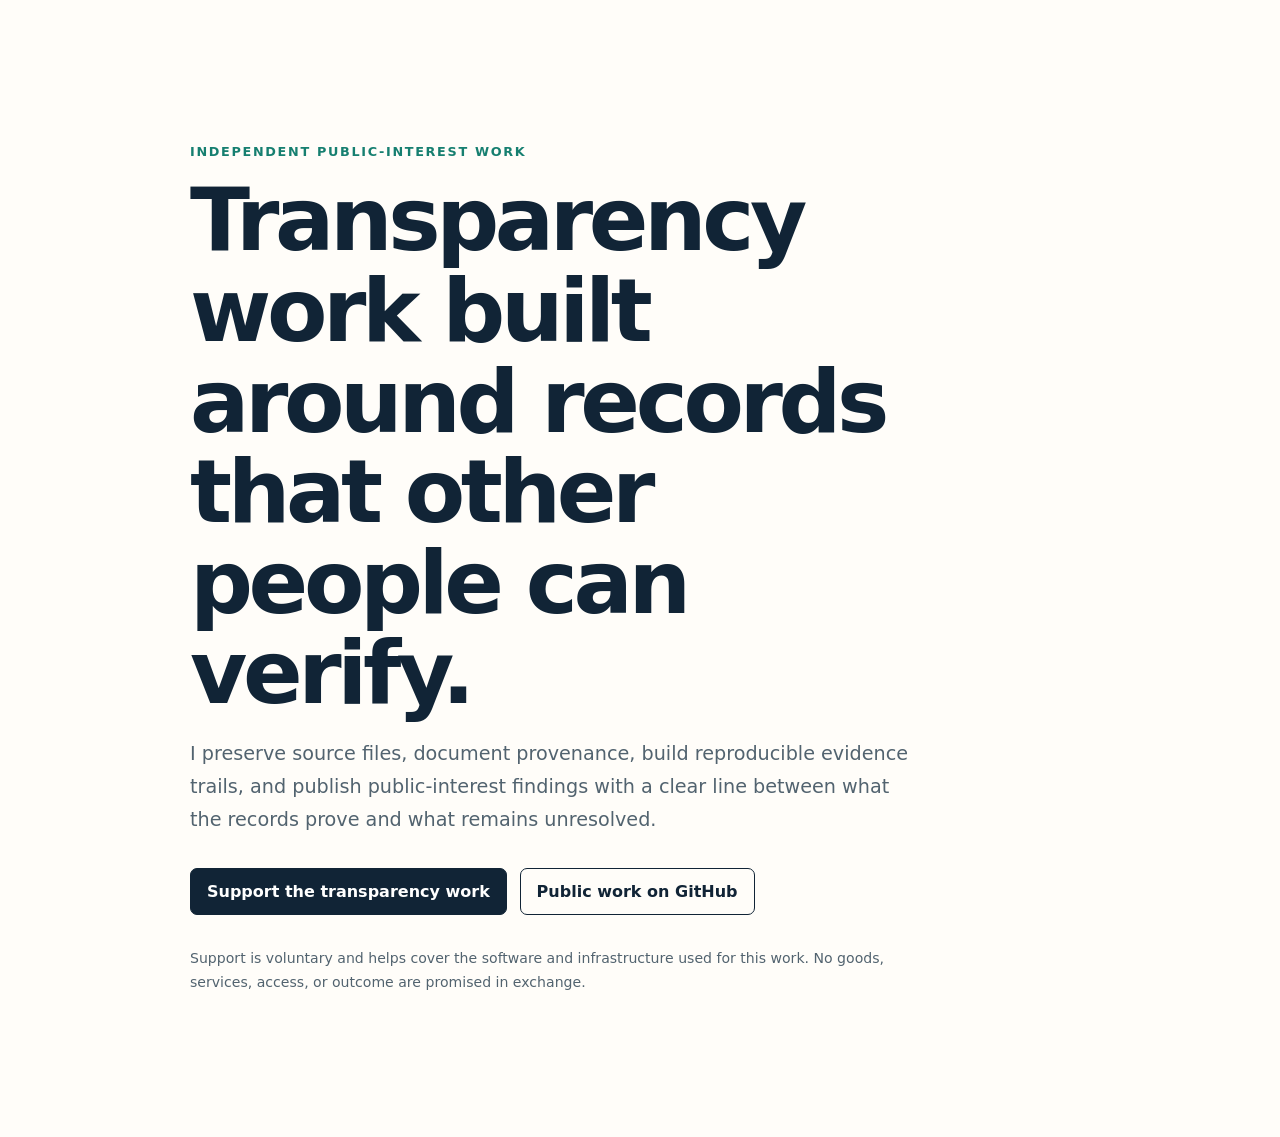
<file: index.html>
<!doctype html>
<html lang="en">
<head>
  <meta charset="utf-8">
  <meta name="viewport" content="width=device-width, initial-scale=1">
  <meta name="description" content="Michael Long's independent public-interest transparency work, focused on verifiable records, source preservation, and reproducible evidence methods.">
  <meta name="robots" content="index,follow">
  <link rel="canonical" href="https://mikelongfamous.github.io/">
  <title>Michael Long — Independent Transparency Work</title>
  <style>
    :root{font-family:Inter,ui-sans-serif,system-ui,sans-serif;color:#17222b;background:#fffdf9}*{box-sizing:border-box}body{margin:0}.shell{width:min(900px,calc(100% - 2rem));margin:auto;padding:8rem 0}p{line-height:1.7;color:#52636f}h1{max-width:780px;margin:0;color:#112436;font-size:clamp(2.8rem,7vw,5.5rem);line-height:1.03;letter-spacing:-.05em}.eyebrow{color:#167f70;font-size:.8rem;font-weight:850;letter-spacing:.13em;text-transform:uppercase}.lede{max-width:720px;font-size:1.2rem}.links{display:flex;flex-wrap:wrap;gap:.8rem;margin-top:2rem}.links a{padding:.8rem 1rem;border:1px solid #112436;border-radius:7px;color:#112436;font-weight:800;text-decoration:none}.links a:first-child{background:#112436;color:white}.note{max-width:720px;margin-top:2rem;font-size:.88rem}
  </style>
  <script type="application/ld+json">{"@context":"https://schema.org","@type":"Person","name":"Michael Long","url":"https://mikelongfamous.github.io/","sameAs":["https://github.com/MikeLongFamous"]}</script>
</head>
<body>
  <main class="shell">
    <p class="eyebrow">INDEPENDENT PUBLIC-INTEREST WORK</p>
    <h1>Transparency work built around records that other people can verify.</h1>
    <p class="lede">I preserve source files, document provenance, build reproducible evidence trails, and publish public-interest findings with a clear line between what the records prove and what remains unresolved.</p>
    <div class="links"><a href="https://ko-fi.com/mikelongfamous">Support the transparency work</a><a href="https://github.com/MikeLongFamous">Public work on GitHub</a></div>
    <p class="note">Support is voluntary and helps cover the software and infrastructure used for this work. No goods, services, access, or outcome are promised in exchange.</p>
  </main>
</body>
</html>
</file>
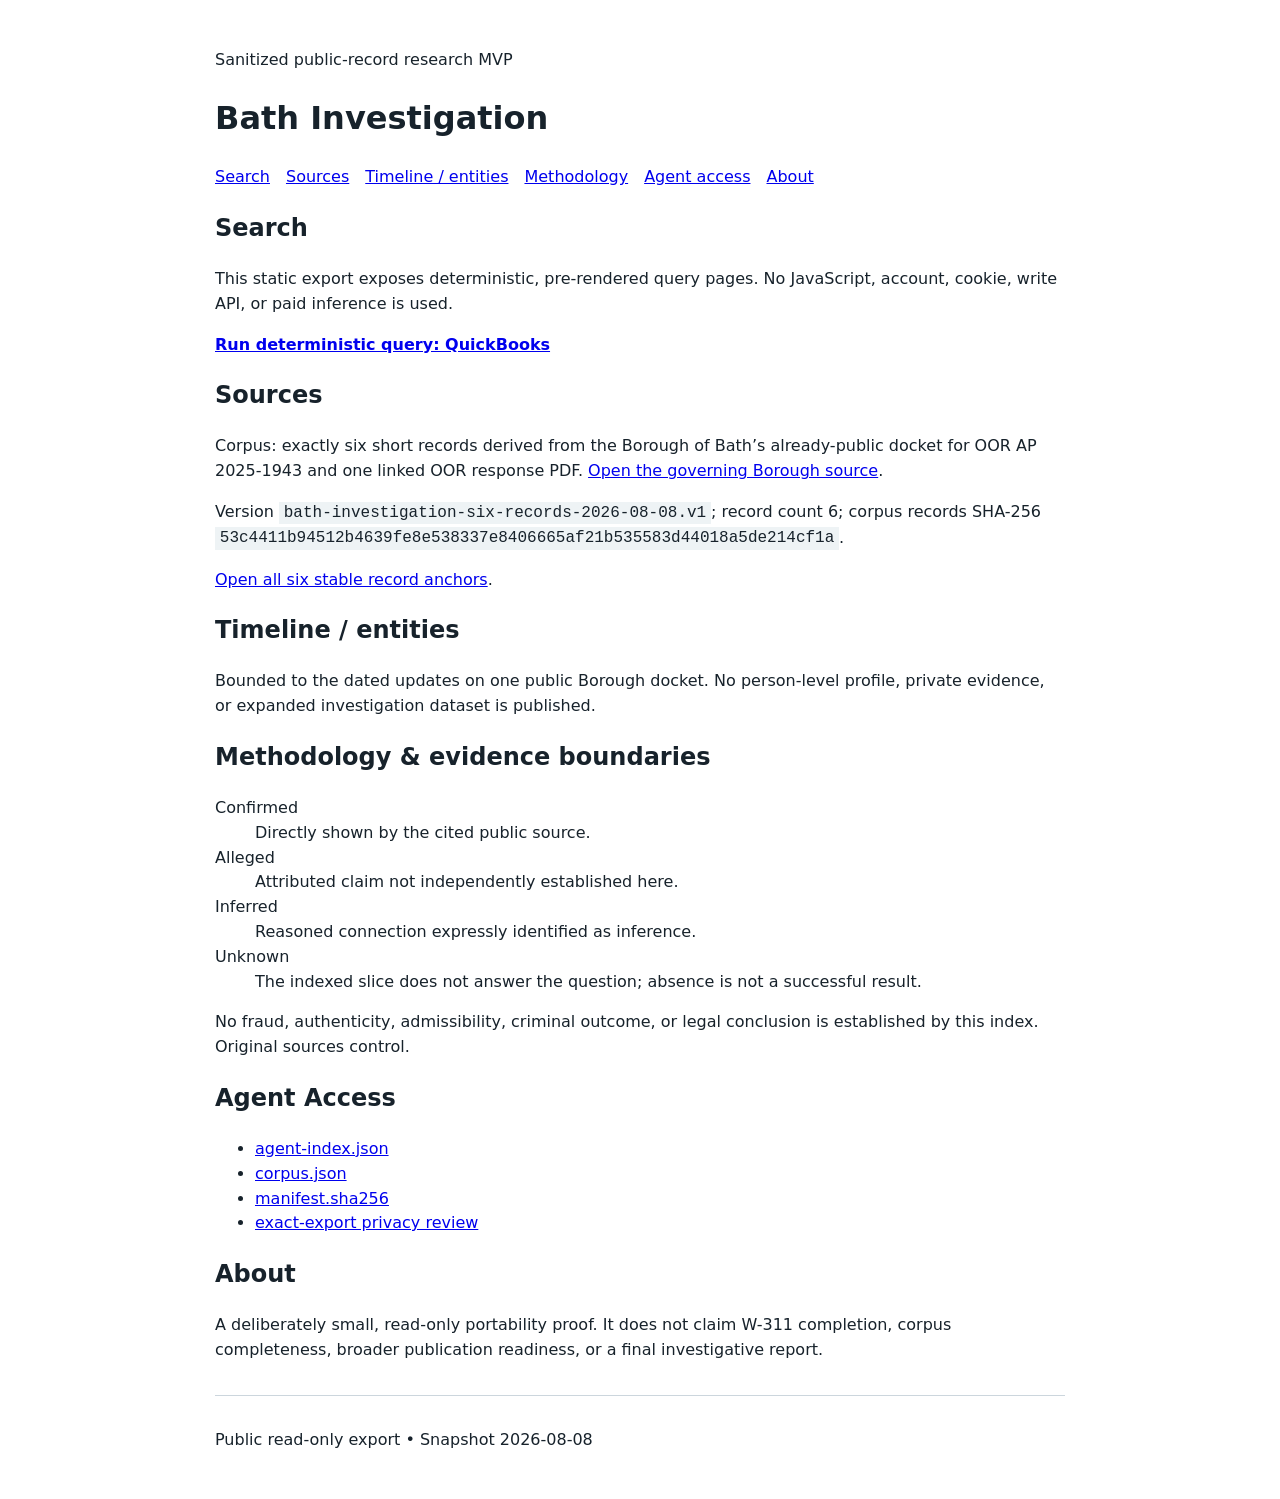
<file: bath-investigation/index.html>
<!doctype html>
<html lang="en"><head><meta charset="utf-8"><meta name="viewport" content="width=device-width,initial-scale=1">
<title>Bath Investigation — public research index</title><meta name="description" content="A read-only six-record public research slice with explicit evidence-status boundaries and stable citations.">
<meta name="robots" content="index,follow"><link rel="canonical" href="https://mikelongfamous.github.io/bath-investigation/">
<style>body{font:16px/1.55 system-ui,sans-serif;max-width:850px;margin:auto;padding:2rem;color:#17222b}nav a{margin-right:1rem}article{border-top:1px solid #ccd6dd;padding:1rem 0}.status{font-weight:700;text-transform:uppercase;font-size:.8rem}.confirmed{color:#176b45}.alleged{color:#a03a22}.inferred{color:#7057a3}.unknown{color:#5b6670}code{background:#eef3f5;padding:.15rem .3rem}footer{border-top:1px solid #ccd6dd;margin-top:2rem;padding-top:1rem}</style></head>
<body><header><p>Sanitized public-record research MVP</p><h1>Bath Investigation</h1>
<nav aria-label="Primary"><a href="#search">Search</a><a href="#sources">Sources</a><a href="#timeline">Timeline / entities</a><a href="#methodology">Methodology</a><a href="#agent-access">Agent access</a><a href="#about">About</a></nav></header>
<main><section id="search"><h2>Search</h2><p>This static export exposes deterministic, pre-rendered query pages. No JavaScript, account, cookie, write API, or paid inference is used.</p>
<p><a href="./search/quickbooks/" rel="search"><strong>Run deterministic query: QuickBooks</strong></a></p></section>
<section id="sources"><h2>Sources</h2><p>Corpus: exactly six short records derived from the Borough of Bath’s already-public docket for OOR AP 2025-1943 and one linked OOR response PDF. <a href="https://bathborough.org/docket-2025-1943-pending/">Open the governing Borough source</a>.</p>
<p>Version <code>bath-investigation-six-records-2026-08-08.v1</code>; record count 6; corpus records SHA-256 <code>53c4411b94512b4639fe8e538337e8406665af21b535583d44018a5de214cf1a</code>.</p>
<p><a href="./records/oor-ap-2025-1943/">Open all six stable record anchors</a>.</p></section>
<section id="timeline"><h2>Timeline / entities</h2><p>Bounded to the dated updates on one public Borough docket. No person-level profile, private evidence, or expanded investigation dataset is published.</p></section>
<section id="methodology"><h2>Methodology &amp; evidence boundaries</h2><dl><dt>Confirmed</dt><dd>Directly shown by the cited public source.</dd><dt>Alleged</dt><dd>Attributed claim not independently established here.</dd><dt>Inferred</dt><dd>Reasoned connection expressly identified as inference.</dd><dt>Unknown</dt><dd>The indexed slice does not answer the question; absence is not a successful result.</dd></dl>
<p>No fraud, authenticity, admissibility, criminal outcome, or legal conclusion is established by this index. Original sources control.</p></section>
<section id="agent-access"><h2>Agent Access</h2><ul><li><a href="./agent-index.json">agent-index.json</a></li><li><a href="./corpus.json">corpus.json</a></li><li><a href="./manifest.sha256">manifest.sha256</a></li><li><a href="./privacy-review.html">exact-export privacy review</a></li></ul></section>
<section id="about"><h2>About</h2><p>A deliberately small, read-only portability proof. It does not claim W-311 completion, corpus completeness, broader publication readiness, or a final investigative report.</p></section></main>
<footer><p>Public read-only export • Snapshot 2026-08-08</p></footer></body></html>
</file>
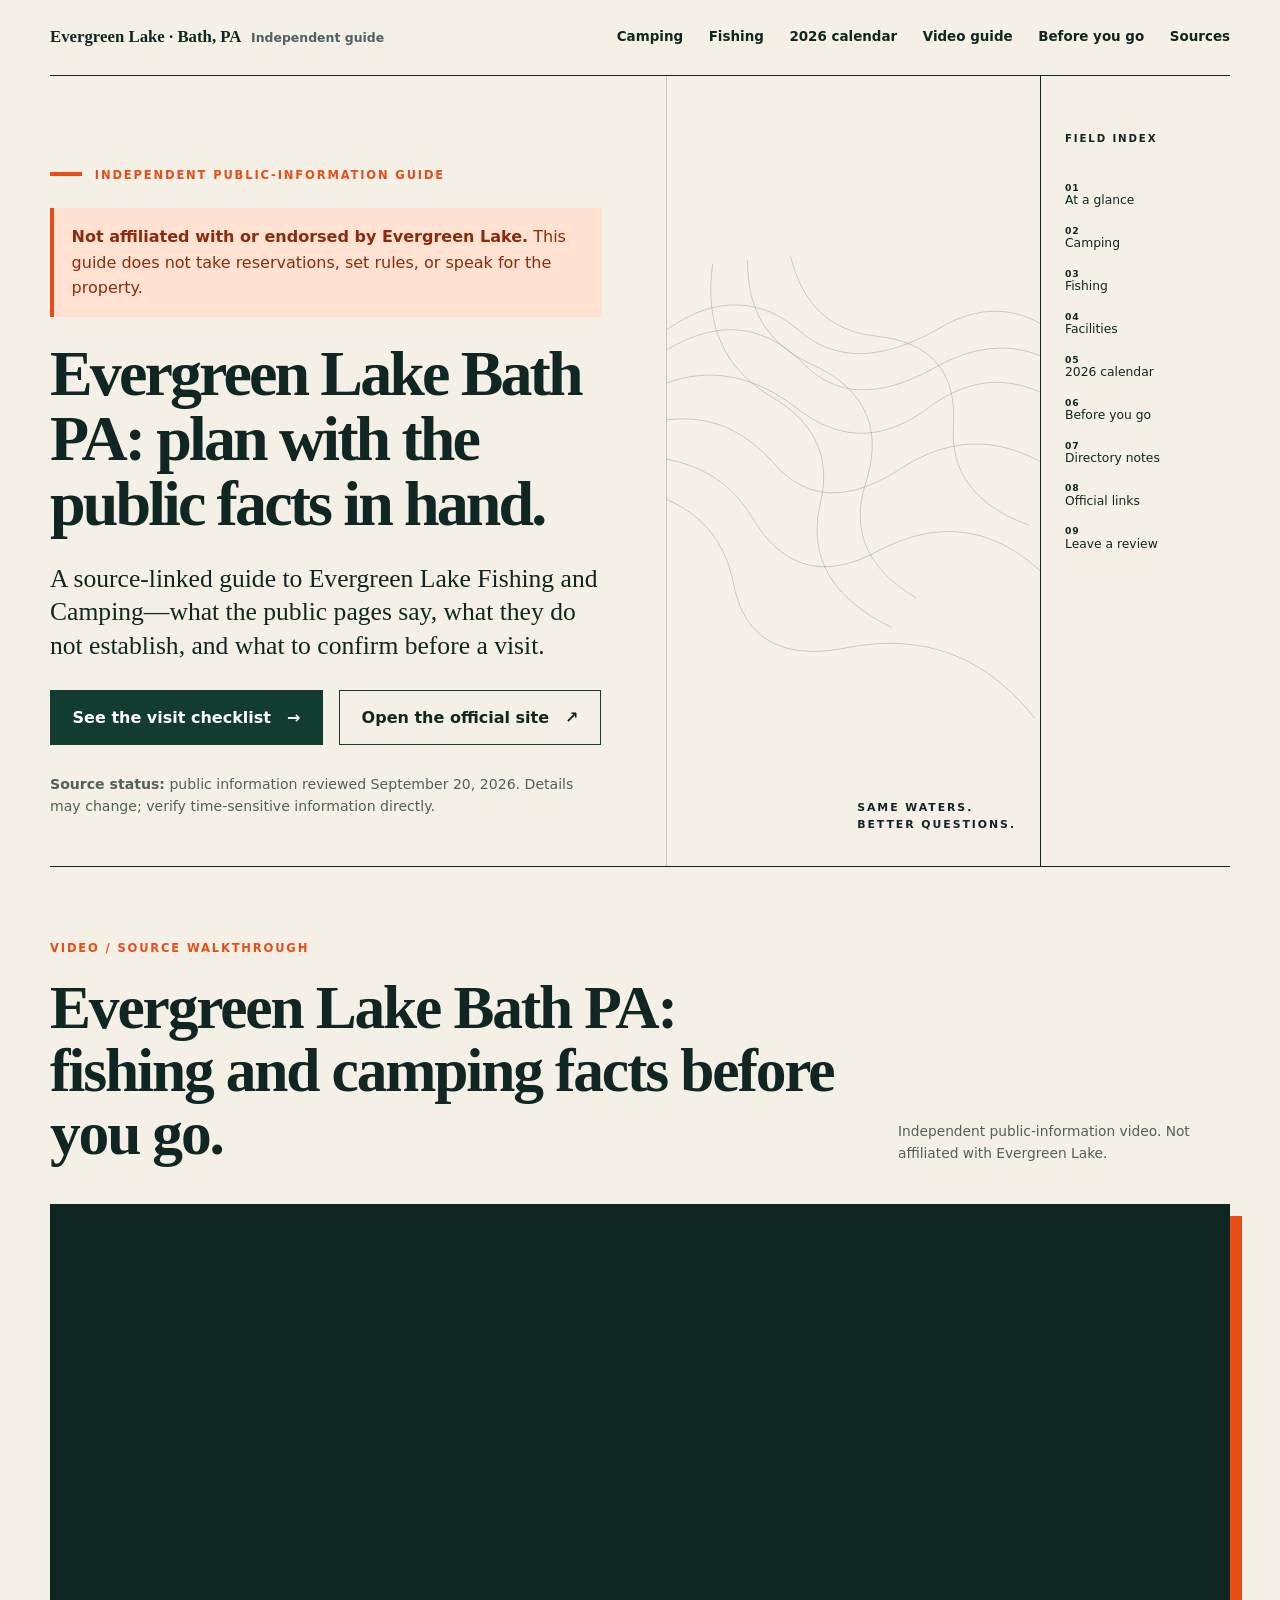
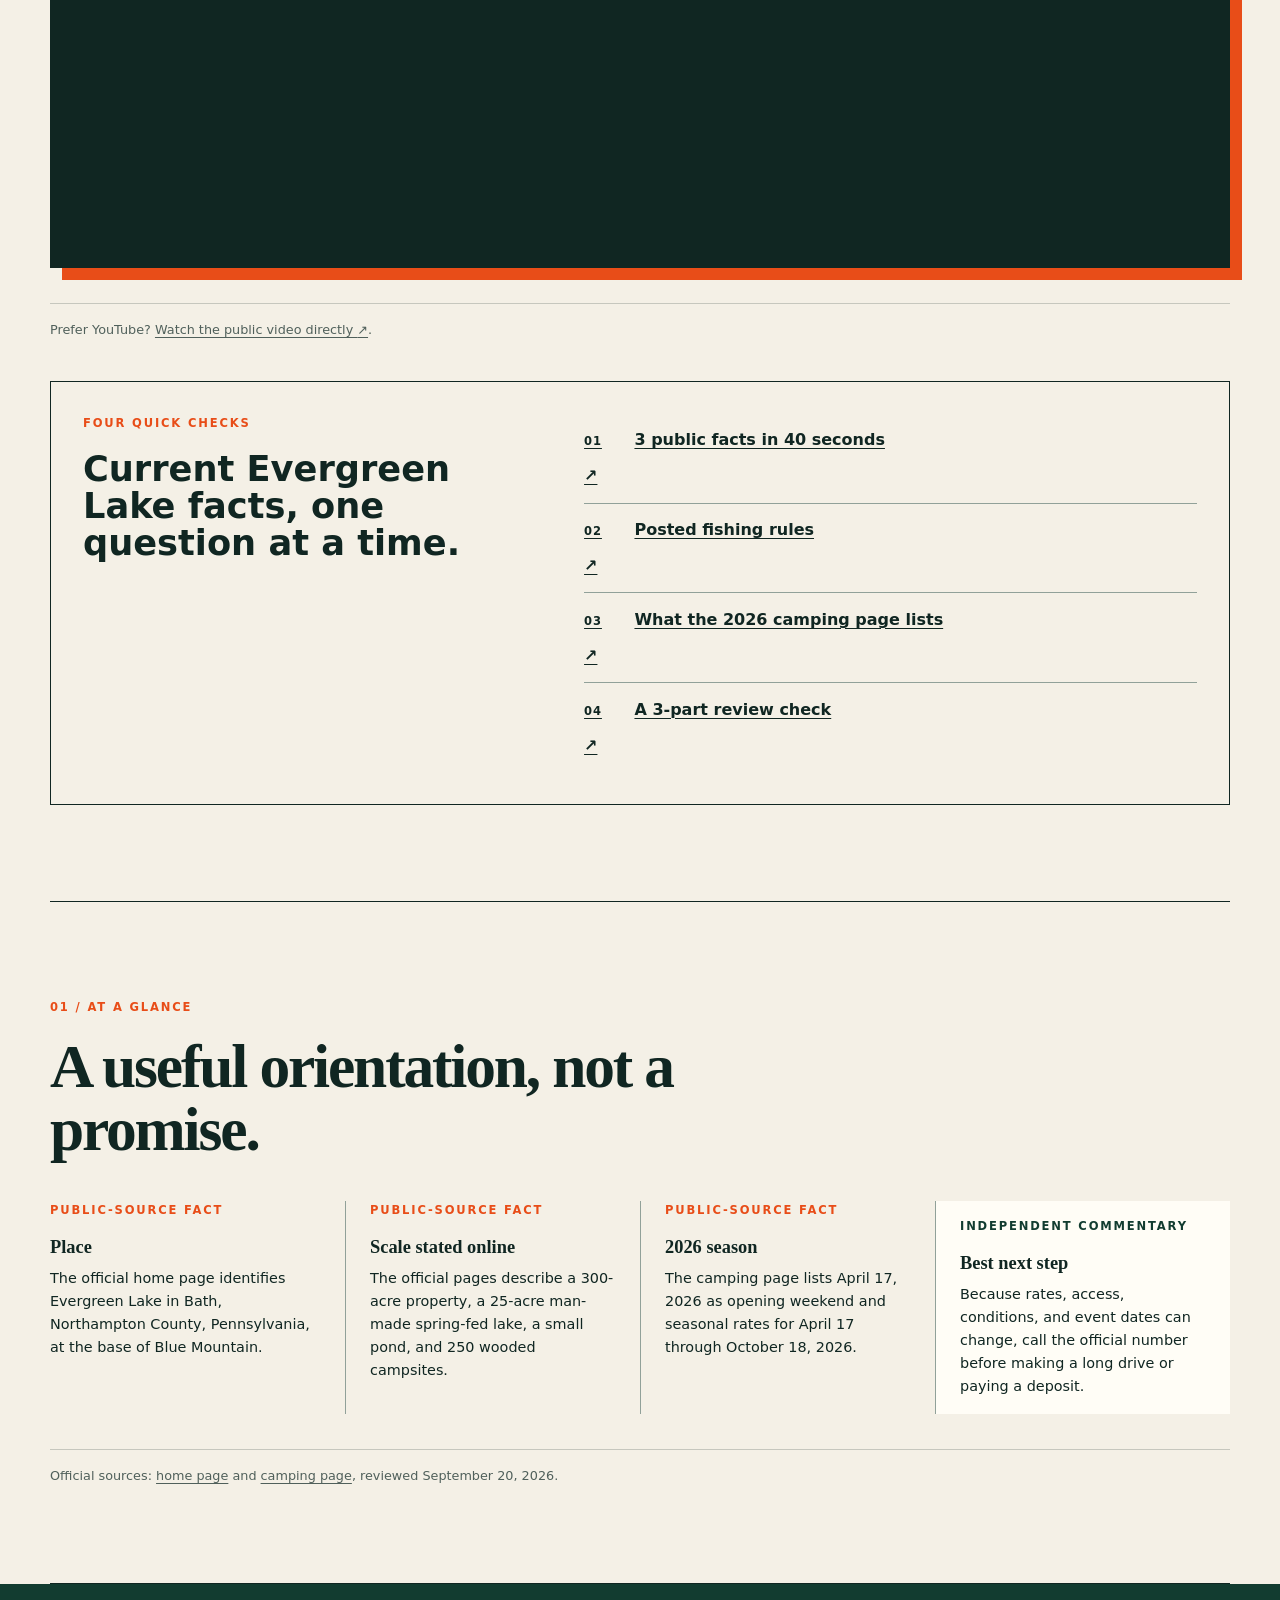
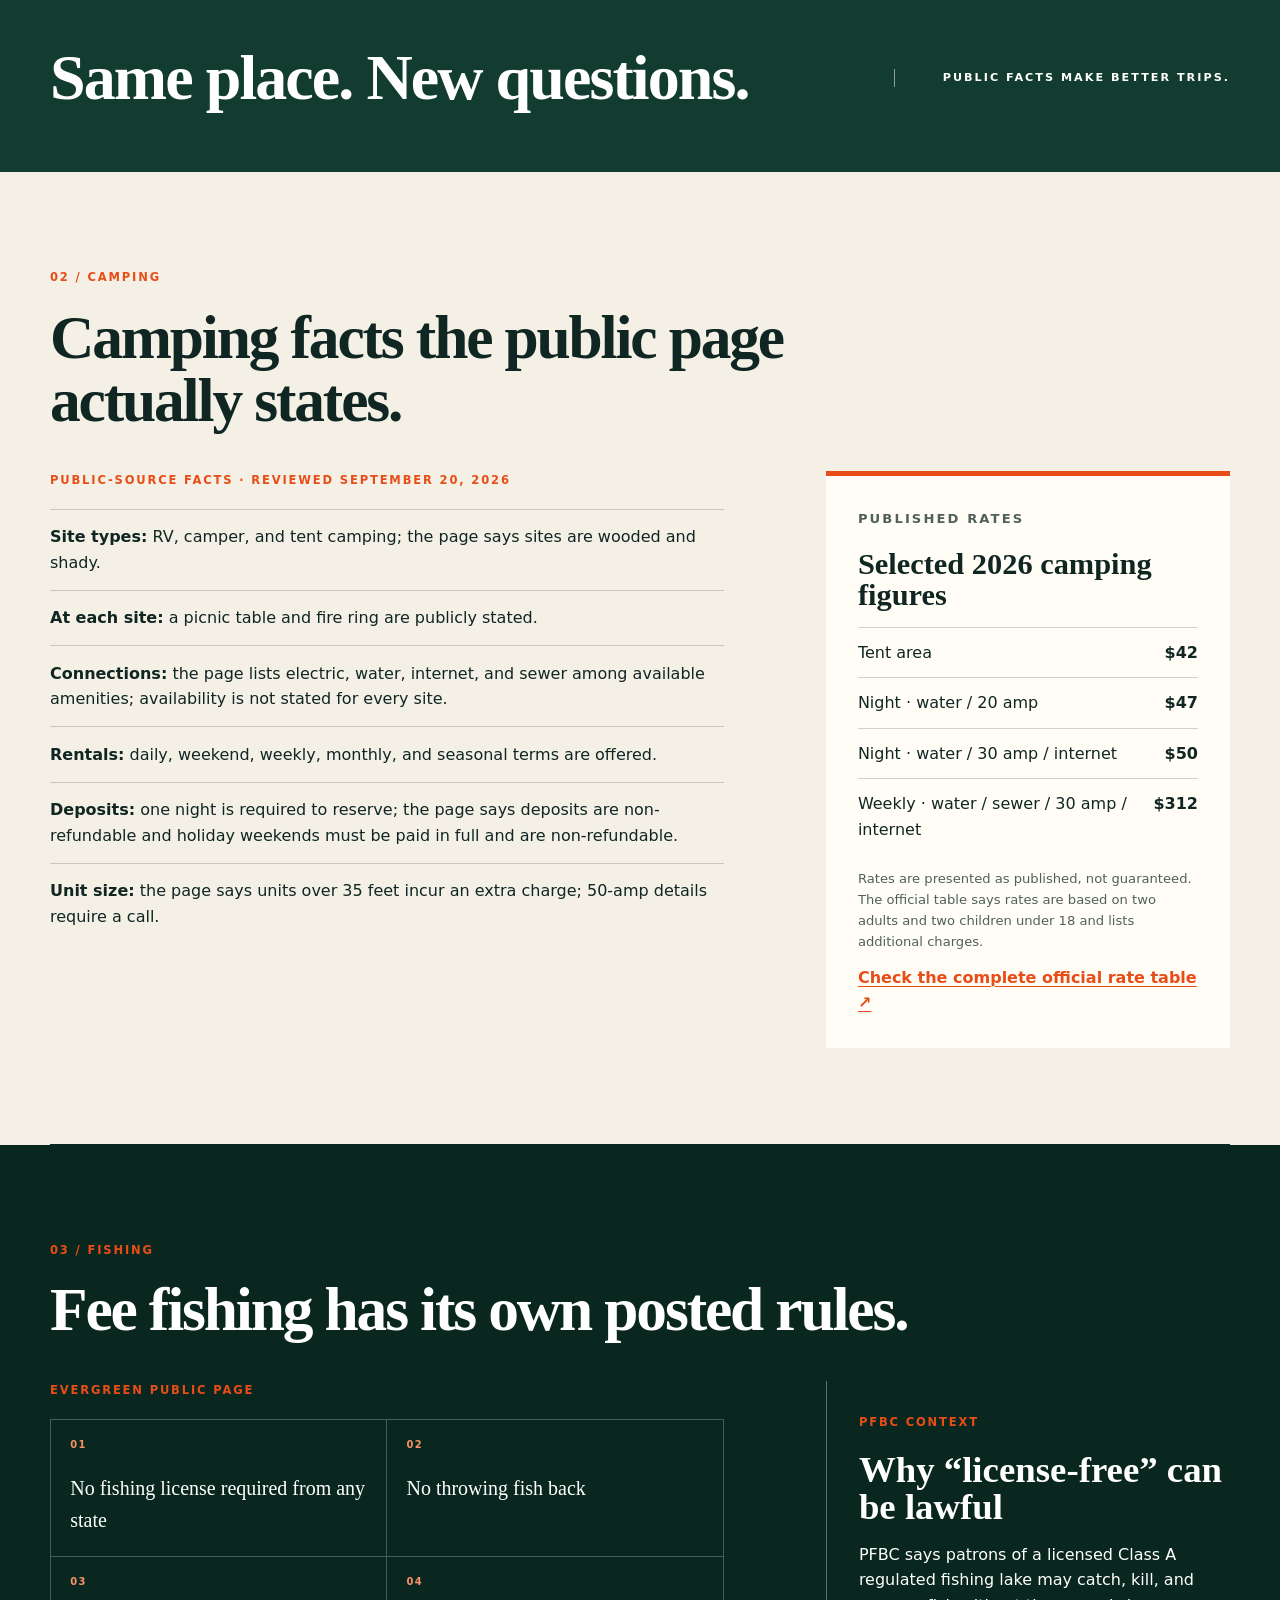
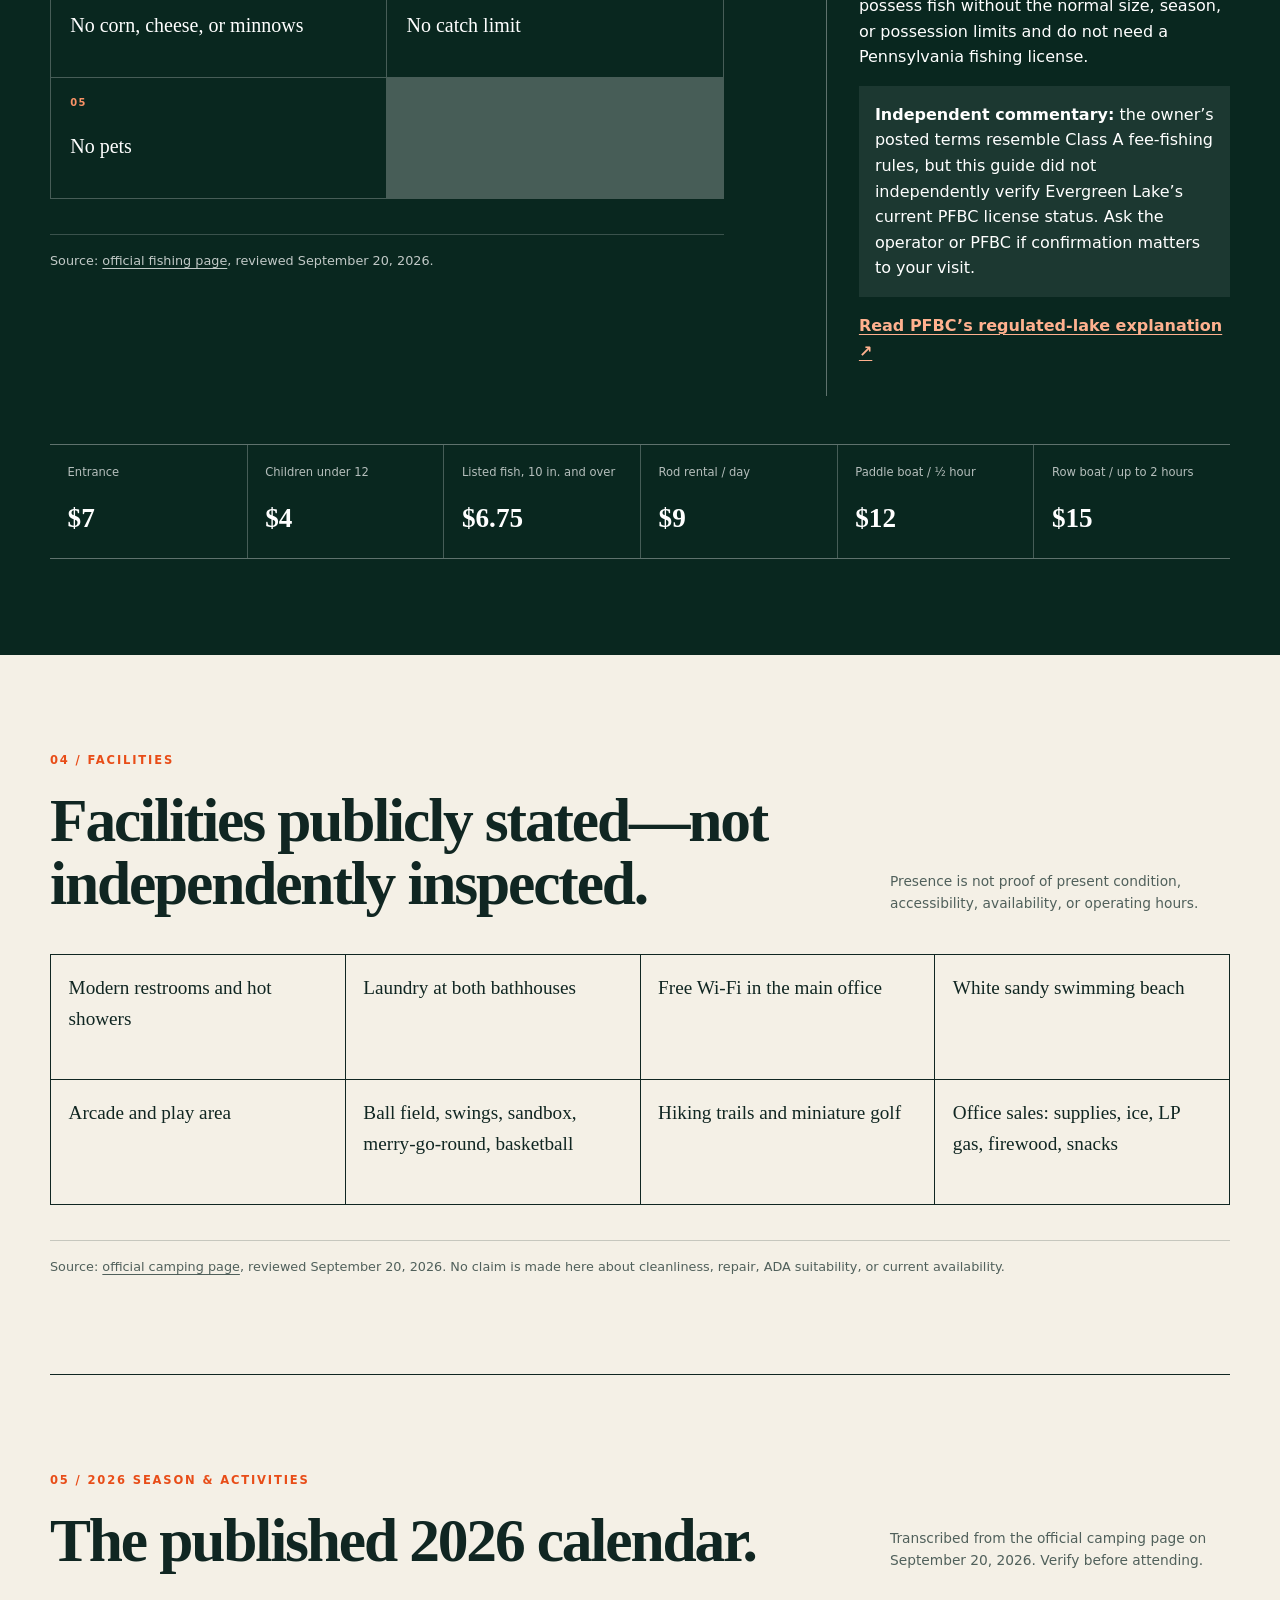
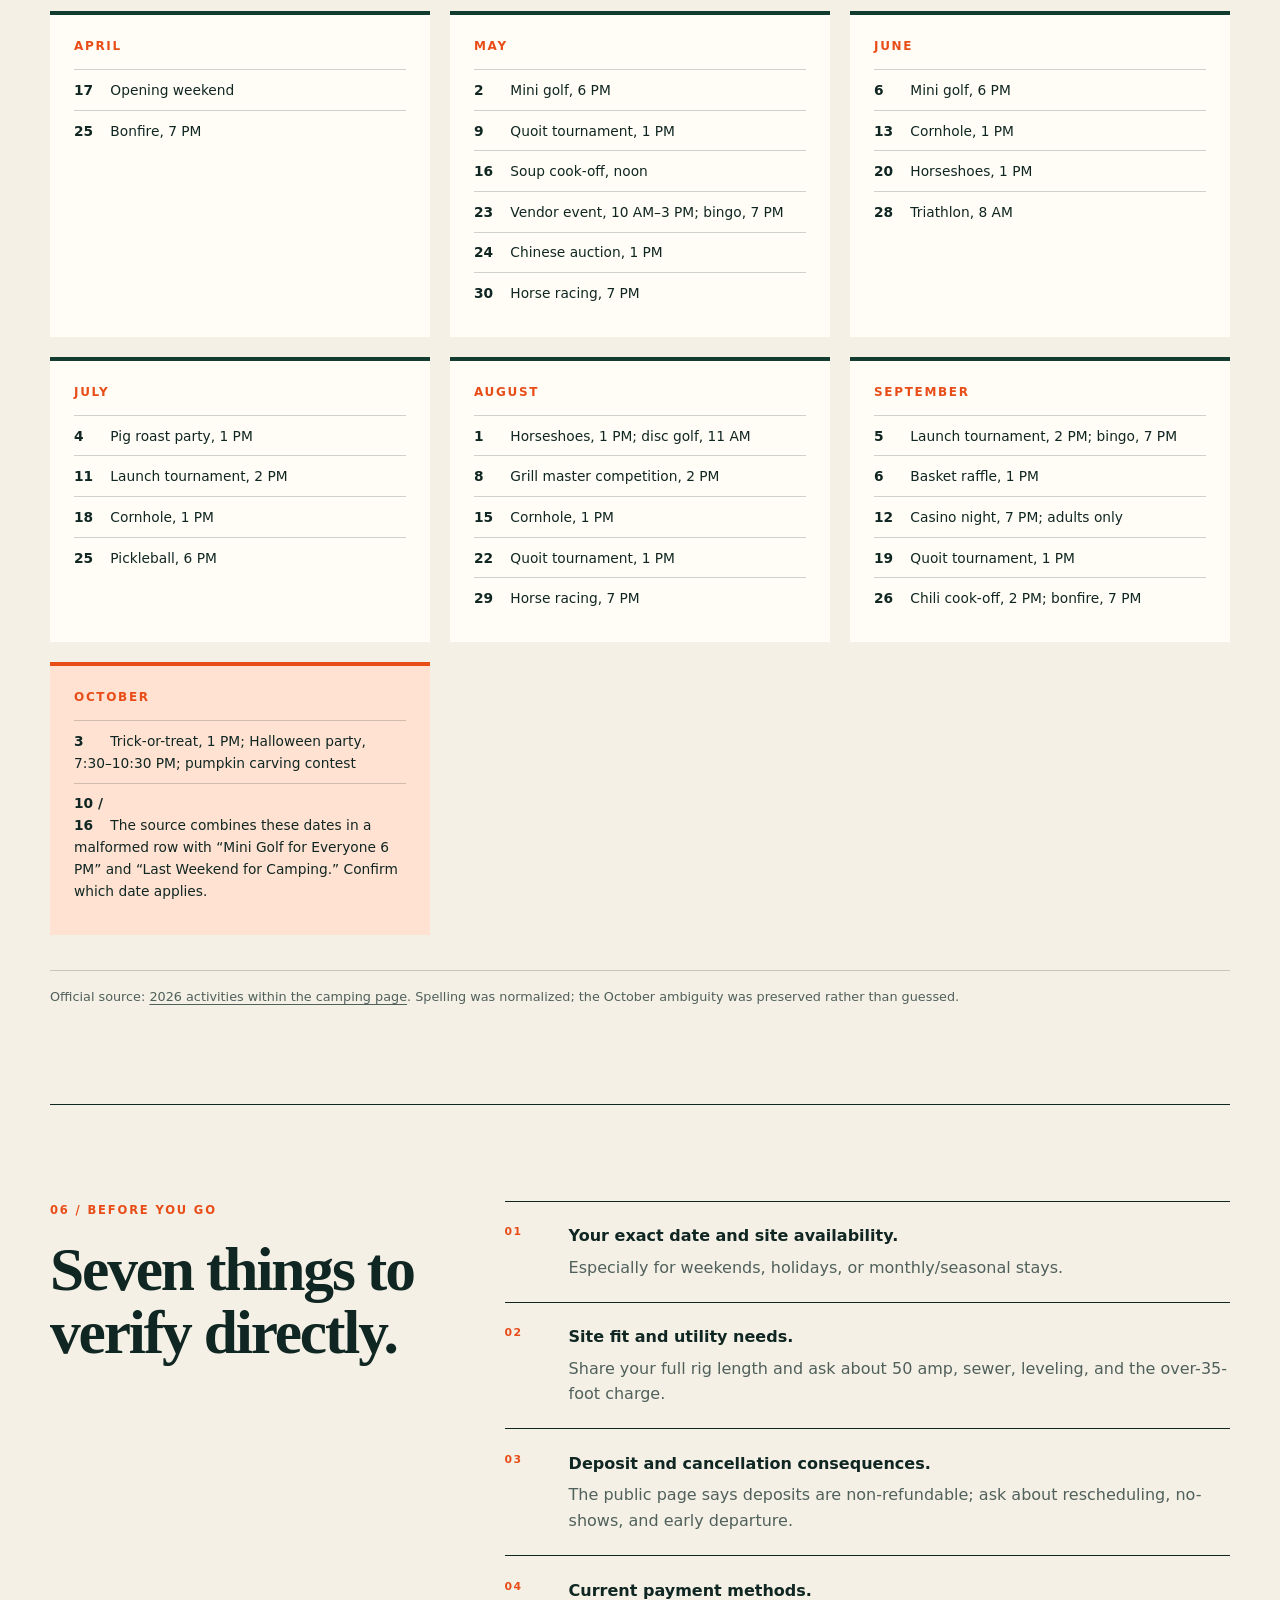
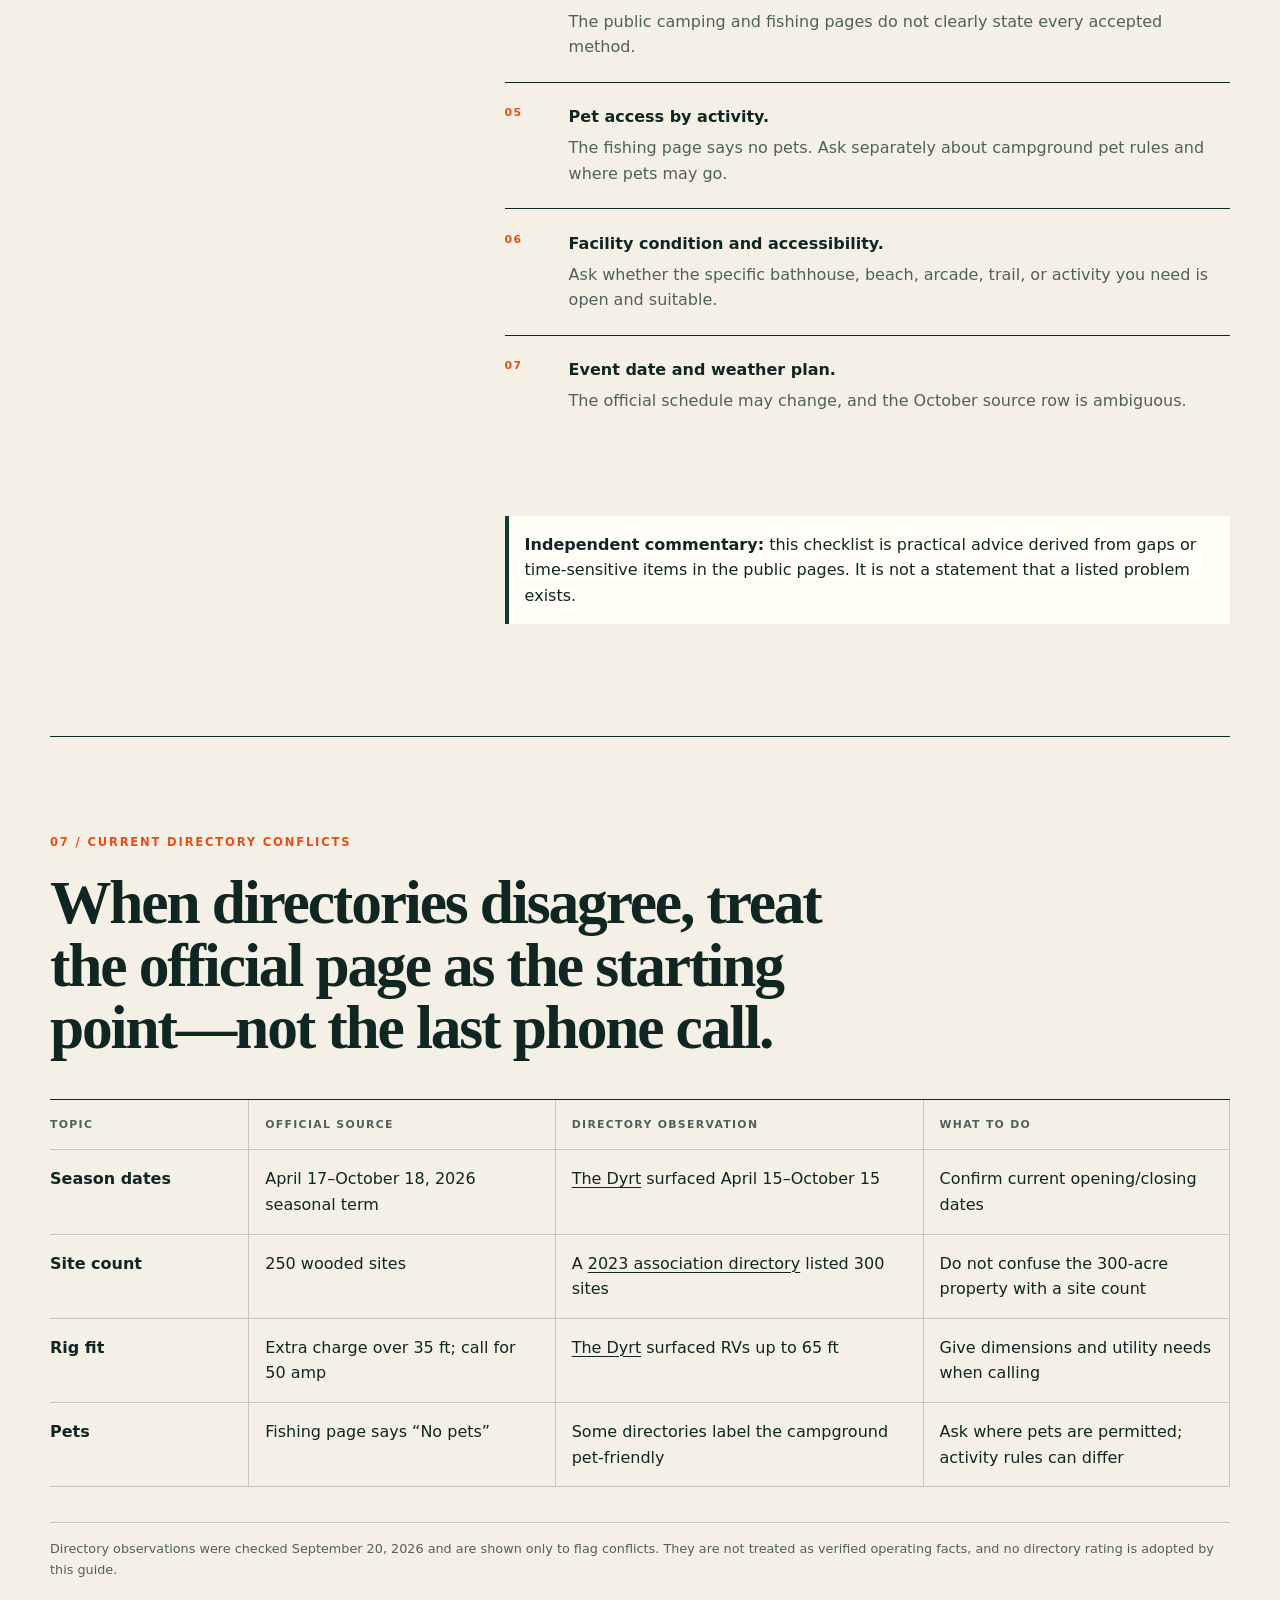
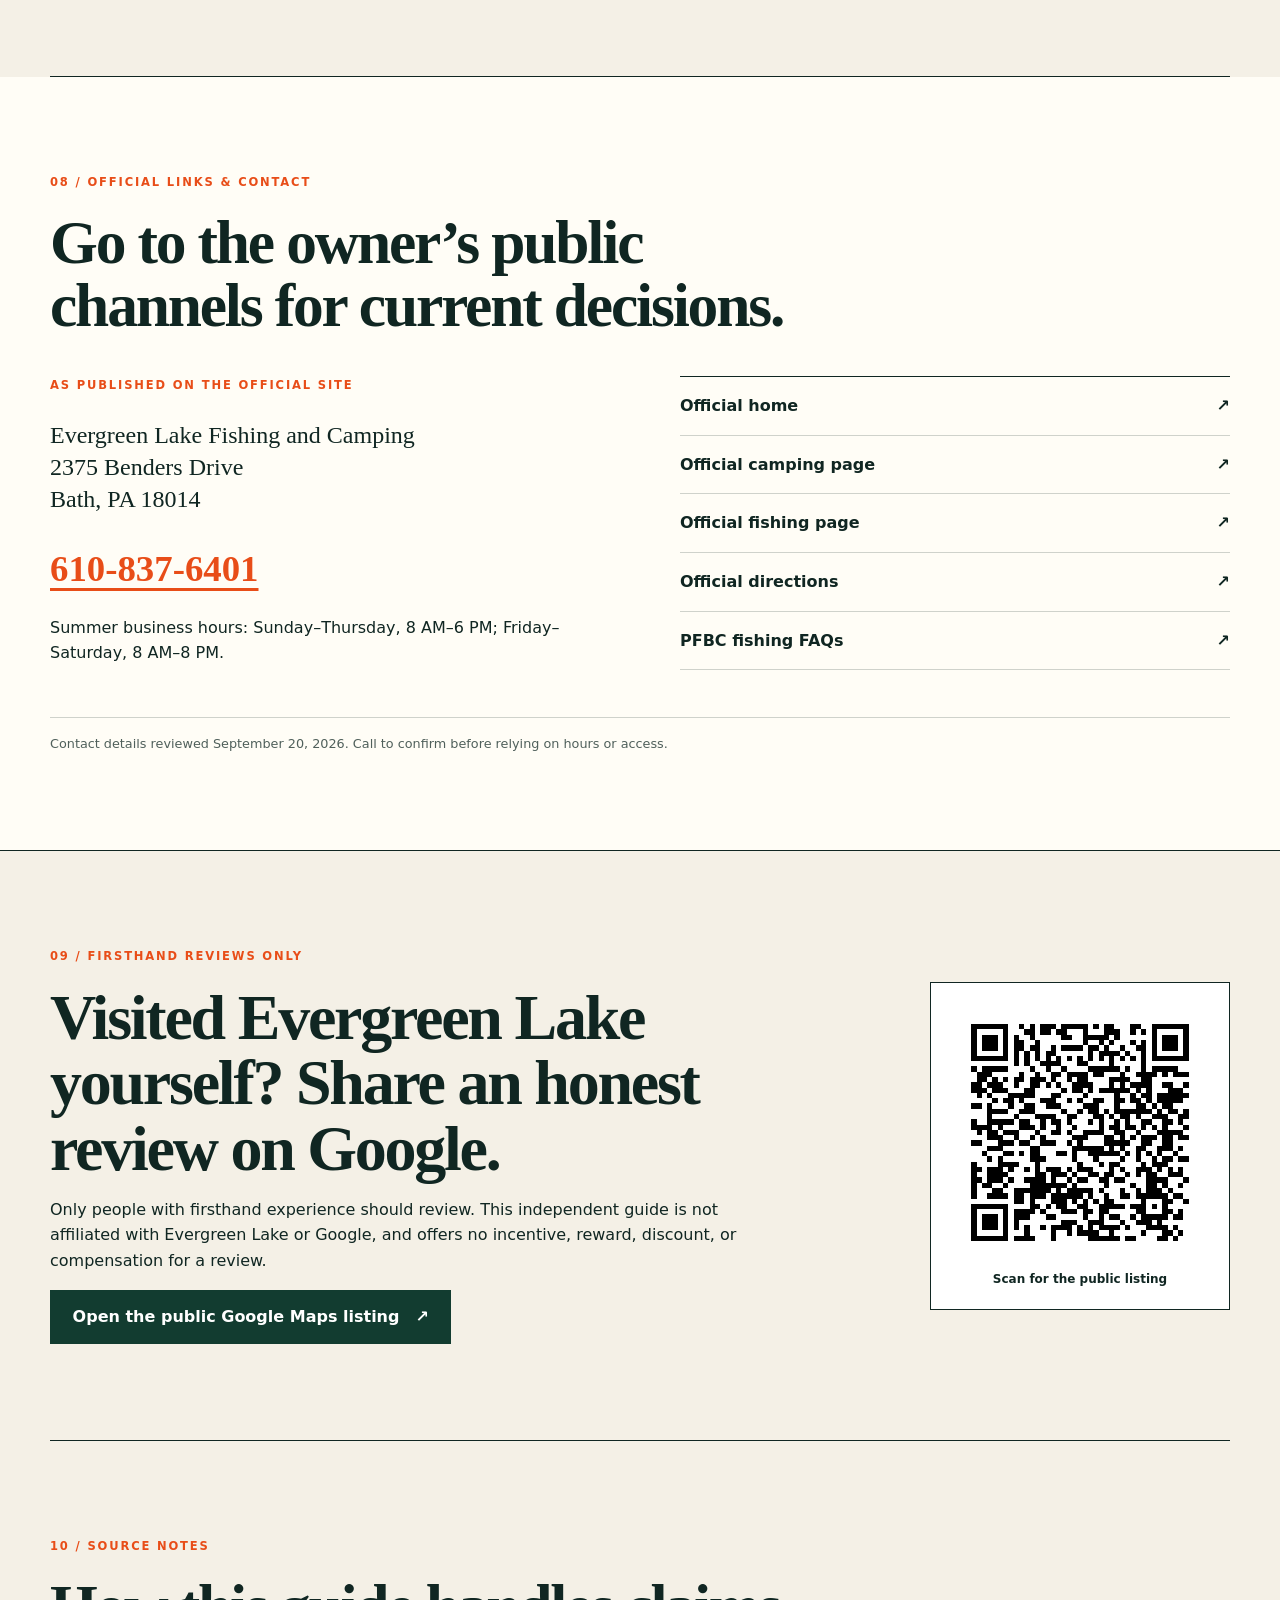
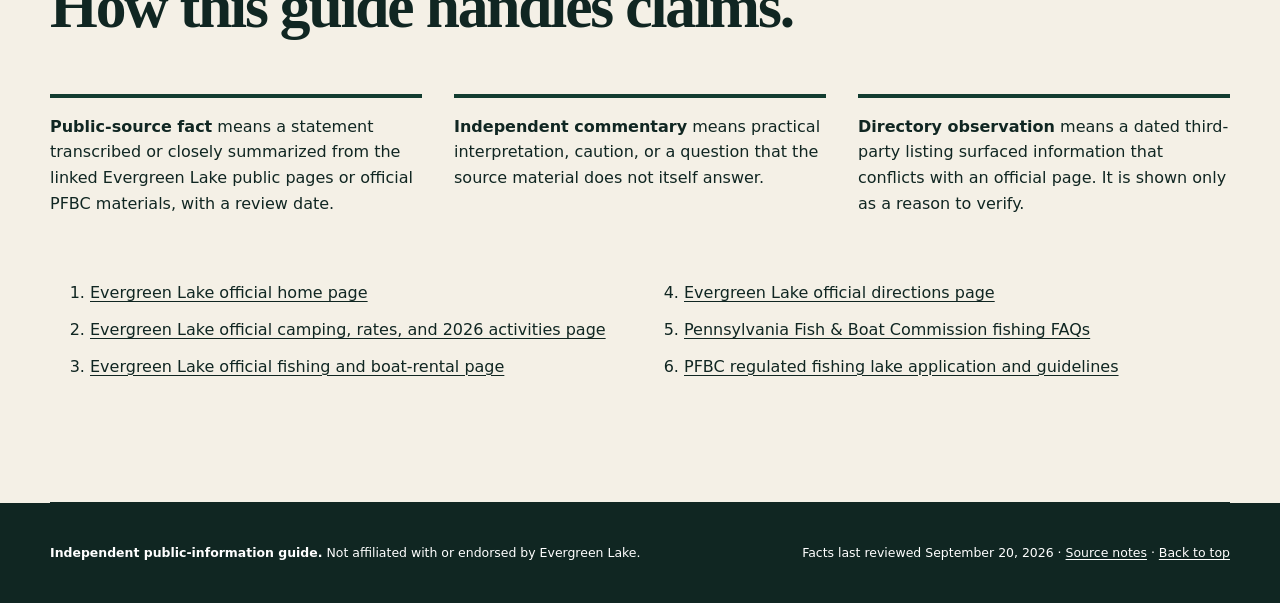
<file: evergreen-lake-bath-pa-independent-guide/index.html>
<!doctype html>
<html lang="en-US">
<head>
  <meta charset="utf-8">
  <meta name="viewport" content="width=device-width, initial-scale=1">
  <title>Evergreen Lake Bath PA: Independent Camping &amp; Fishing Guide</title>
  <meta name="description" content="Independent public-information guide to Evergreen Lake Fishing and Camping: 2026 season, fishing rules, facilities, and Evergreen Lake Bath PA reviews.">
  <meta name="robots" content="index,follow,max-image-preview:large">
  <meta name="theme-color" content="#123c30">
  <meta property="og:type" content="article">
  <meta property="og:title" content="Evergreen Lake Bath PA: Independent Camping &amp; Fishing Guide">
  <meta property="og:description" content="Public-source facts, open questions, and a pre-visit checklist for Evergreen Lake in Bath, Pennsylvania.">
  <meta property="og:url" content="https://mikelongfamous.github.io/evergreen-lake-bath-pa-independent-guide/">
  <link rel="canonical" href="https://mikelongfamous.github.io/evergreen-lake-bath-pa-independent-guide/">
  <link rel="stylesheet" href="styles.css">
  <script type="application/ld+json">
  {
    "@context": "https://schema.org",
    "@graph": [
      {
        "@type": "WebPage",
        "@id": "https://mikelongfamous.github.io/evergreen-lake-bath-pa-independent-guide/#webpage",
        "url": "https://mikelongfamous.github.io/evergreen-lake-bath-pa-independent-guide/",
        "name": "Evergreen Lake Bath PA: Independent Camping & Fishing Guide",
        "description": "Independent public-information guide to Evergreen Lake Fishing and Camping: 2026 season, fishing rules, facilities, and Evergreen Lake Bath PA reviews.",
        "datePublished": "2026-09-20",
        "dateModified": "2026-09-20",
        "inLanguage": "en-US"
      },
      {
        "@type": "Article",
        "@id": "https://mikelongfamous.github.io/evergreen-lake-bath-pa-independent-guide/#article",
        "headline": "Evergreen Lake Bath PA: Independent Camping & Fishing Guide",
        "mainEntityOfPage": { "@id": "https://mikelongfamous.github.io/evergreen-lake-bath-pa-independent-guide/#webpage" },
        "datePublished": "2026-09-20",
        "dateModified": "2026-09-20",
        "inLanguage": "en-US",
        "about": ["Evergreen Lake Bath PA", "Evergreen Lake Fishing and Camping", "Evergreen Lake Bath PA reviews"]
      }
    ]
  }
  </script>
</head>
<body>
  <a class="skip-link" href="#main">Skip to guide</a>

  <header class="site-header">
    <a class="wordmark" href="#top" aria-label="Independent Evergreen Lake Bath PA guide, home">
      <span>Evergreen Lake · Bath, PA</span>
      <small>Independent guide</small>
    </a>
    <button class="menu-button" type="button" aria-expanded="false" aria-controls="site-nav">
      <span>Sections</span>
      <svg viewBox="0 0 24 24" aria-hidden="true"><path d="M4 7h16M4 12h16M4 17h16"/></svg>
    </button>
    <nav id="site-nav" aria-label="Guide sections">
      <a href="#camping">Camping</a>
      <a href="#fishing">Fishing</a>
      <a href="#calendar">2026 calendar</a>
      <a href="#video">Video guide</a>
      <a href="#verify">Before you go</a>
      <a href="#sources">Sources</a>
    </nav>
  </header>

  <main id="main">
    <section class="hero" id="top" aria-labelledby="page-title">
      <div class="hero-copy">
        <p class="guide-label">Independent public-information guide</p>
        <p class="disclosure"><strong>Not affiliated with or endorsed by Evergreen Lake.</strong> This guide does not take reservations, set rules, or speak for the property.</p>
        <h1 id="page-title">Evergreen Lake Bath PA: plan with the public facts in hand.</h1>
        <p class="lede">A source-linked guide to Evergreen Lake Fishing and Camping—what the public pages say, what they do not establish, and what to confirm before a visit.</p>
        <div class="hero-actions">
          <a class="button button-primary" href="#verify">See the visit checklist <span aria-hidden="true">→</span></a>
          <a class="button button-secondary" href="https://www.evergreenlake.net/" rel="external noreferrer">Open the official site <span aria-hidden="true">↗</span></a>
        </div>
        <p class="source-status"><strong>Source status:</strong> public information reviewed September 20, 2026. Details may change; verify time-sensitive information directly.</p>
      </div>
      <div class="hero-graphic" aria-hidden="true">
        <svg class="contours" viewBox="0 0 620 620" role="presentation">
          <g>
            <path d="M-40 108c92-87 183-97 260-31 63 54 141 49 236-6 73-42 142-34 205 24"/>
            <path d="M-52 146c107-89 200-94 279-14 56 57 128 56 217 7 83-47 158-44 225 8"/>
            <path d="M-54 190c92-57 182-52 270 16 72 56 145 55 220-2 74-55 150-55 229 1"/>
            <path d="M-46 236c88-29 163-8 225 63 54 61 124 63 210 7 89-58 178-54 267 12"/>
            <path d="M-42 286c85 4 146 38 184 102 50 84 119 103 207 56 109-58 207-40 294 55"/>
            <path d="M-48 342c90 21 143 73 159 157 18 91 81 126 188 105 127-25 231 14 312 117"/>
            <path d="M76-34c-14 100 18 174 98 221 72 42 99 101 81 177-21 88 18 157 118 206"/>
            <path d="M134-40c-1 83 34 140 105 172 90 41 121 107 91 199-25 79 3 142 84 190"/>
            <path d="M205-48c20 82 67 126 143 134 91 10 134 59 128 149-5 78 37 133 125 165"/>
          </g>
        </svg>
        <p class="graphic-note">Same waters.<br>Better questions.</p>
      </div>
      <aside class="field-index" aria-label="Guide index">
        <span>Field index</span>
        <ol>
          <li><a href="#overview">At a glance</a></li>
          <li><a href="#camping">Camping</a></li>
          <li><a href="#fishing">Fishing</a></li>
          <li><a href="#facilities">Facilities</a></li>
          <li><a href="#calendar">2026 calendar</a></li>
          <li><a href="#verify">Before you go</a></li>
          <li><a href="#conflicts">Directory notes</a></li>
          <li><a href="#contact">Official links</a></li>
          <li><a href="#review">Leave a review</a></li>
        </ol>
      </aside>
    </section>

    <section class="section video-section" id="video" aria-labelledby="video-title">
      <div class="section-heading horizontal-heading">
        <div>
          <p class="section-number">Video / Source walkthrough</p>
          <h2 id="video-title">Evergreen Lake Bath PA: fishing and camping facts before you go.</h2>
        </div>
        <p class="heading-note">Independent public-information video. Not affiliated with Evergreen Lake.</p>
      </div>
      <div class="video-frame">
        <iframe src="https://www.youtube-nocookie.com/embed/ZORDDQZmsZQ" title="Evergreen Lake Bath PA: Fishing and Camping Facts Before You Go" loading="lazy" allow="accelerometer; autoplay; clipboard-write; encrypted-media; gyroscope; picture-in-picture; web-share" referrerpolicy="strict-origin-when-cross-origin" allowfullscreen></iframe>
      </div>
      <p class="source-line">Prefer YouTube? <a href="https://youtu.be/ZORDDQZmsZQ" rel="external noreferrer">Watch the public video directly <span aria-hidden="true">↗</span></a>.</p>
      <div class="shorts-panel" aria-labelledby="shorts-title">
        <div>
          <p class="section-number">Four quick checks</p>
          <h3 id="shorts-title">Current Evergreen Lake facts, one question at a time.</h3>
        </div>
        <ol class="shorts-list">
          <li><a href="https://youtube.com/shorts/dCr7edjXdws" rel="external noreferrer">3 public facts in 40 seconds <span aria-hidden="true">↗</span></a></li>
          <li><a href="https://youtube.com/shorts/TebK1T55bNY" rel="external noreferrer">Posted fishing rules <span aria-hidden="true">↗</span></a></li>
          <li><a href="https://youtube.com/shorts/HCdE3UbRj1s" rel="external noreferrer">What the 2026 camping page lists <span aria-hidden="true">↗</span></a></li>
          <li><a href="https://youtube.com/shorts/n0uaeCIa7qM" rel="external noreferrer">A 3-part review check <span aria-hidden="true">↗</span></a></li>
        </ol>
      </div>
    </section>

    <section class="section overview" id="overview" aria-labelledby="overview-title">
      <div class="section-heading">
        <p class="section-number">01 / At a glance</p>
        <h2 id="overview-title">A useful orientation, not a promise.</h2>
      </div>
      <div class="overview-grid">
        <article>
          <p class="fact-label">Public-source fact</p>
          <h3>Place</h3>
          <p>The official home page identifies Evergreen Lake in Bath, Northampton County, Pennsylvania, at the base of Blue Mountain.</p>
        </article>
        <article>
          <p class="fact-label">Public-source fact</p>
          <h3>Scale stated online</h3>
          <p>The official pages describe a 300-acre property, a 25-acre man-made spring-fed lake, a small pond, and 250 wooded campsites.</p>
        </article>
        <article>
          <p class="fact-label">Public-source fact</p>
          <h3>2026 season</h3>
          <p>The camping page lists April 17, 2026 as opening weekend and seasonal rates for April 17 through October 18, 2026.</p>
        </article>
        <article class="commentary-item">
          <p class="comment-label">Independent commentary</p>
          <h3>Best next step</h3>
          <p>Because rates, access, conditions, and event dates can change, call the official number before making a long drive or paying a deposit.</p>
        </article>
      </div>
      <p class="source-line">Official sources: <a href="https://www.evergreenlake.net/" rel="external noreferrer">home page</a> and <a href="https://www.evergreenlake.net/camping/" rel="external noreferrer">camping page</a>, reviewed September 20, 2026.</p>
    </section>

    <div class="field-band" aria-hidden="true">
      <p>Same place. New questions.</p>
      <span>Public facts make better trips.</span>
    </div>

    <section class="section split-section" id="camping" aria-labelledby="camping-title">
      <div class="section-heading">
        <p class="section-number">02 / Camping</p>
        <h2 id="camping-title">Camping facts the public page actually states.</h2>
      </div>
      <div class="two-column">
        <div>
          <p class="fact-label">Public-source facts · reviewed September 20, 2026</p>
          <ul class="ruled-list">
            <li><strong>Site types:</strong> RV, camper, and tent camping; the page says sites are wooded and shady.</li>
            <li><strong>At each site:</strong> a picnic table and fire ring are publicly stated.</li>
            <li><strong>Connections:</strong> the page lists electric, water, internet, and sewer among available amenities; availability is not stated for every site.</li>
            <li><strong>Rentals:</strong> daily, weekend, weekly, monthly, and seasonal terms are offered.</li>
            <li><strong>Deposits:</strong> one night is required to reserve; the page says deposits are non-refundable and holiday weekends must be paid in full and are non-refundable.</li>
            <li><strong>Unit size:</strong> the page says units over 35 feet incur an extra charge; 50-amp details require a call.</li>
          </ul>
        </div>
        <aside class="rate-note" aria-labelledby="rate-title">
          <p class="fact-label">Published rates</p>
          <h3 id="rate-title">Selected 2026 camping figures</h3>
          <dl>
            <div><dt>Tent area</dt><dd>$42</dd></div>
            <div><dt>Night · water / 20 amp</dt><dd>$47</dd></div>
            <div><dt>Night · water / 30 amp / internet</dt><dd>$50</dd></div>
            <div><dt>Weekly · water / sewer / 30 amp / internet</dt><dd>$312</dd></div>
          </dl>
          <p>Rates are presented as published, not guaranteed. The official table says rates are based on two adults and two children under 18 and lists additional charges.</p>
          <a class="text-link" href="https://www.evergreenlake.net/camping/" rel="external noreferrer">Check the complete official rate table <span aria-hidden="true">↗</span></a>
        </aside>
      </div>
    </section>

    <section class="section dark-section" id="fishing" aria-labelledby="fishing-title">
      <div class="section-heading">
        <p class="section-number">03 / Fishing</p>
        <h2 id="fishing-title">Fee fishing has its own posted rules.</h2>
      </div>
      <div class="fishing-layout">
        <div>
          <p class="fact-label">Evergreen public page</p>
          <ul class="rule-grid">
            <li><span>01</span>No fishing license required from any state</li>
            <li><span>02</span>No throwing fish back</li>
            <li><span>03</span>No corn, cheese, or minnows</li>
            <li><span>04</span>No catch limit</li>
            <li><span>05</span>No pets</li>
          </ul>
          <p class="source-line inverse">Source: <a href="https://www.evergreenlake.net/fishing/" rel="external noreferrer">official fishing page</a>, reviewed September 20, 2026.</p>
        </div>
        <aside class="pfbc-note">
          <p class="fact-label">PFBC context</p>
          <h3>Why “license-free” can be lawful</h3>
          <p>PFBC says patrons of a licensed Class A regulated fishing lake may catch, kill, and possess fish without the normal size, season, or possession limits and do not need a Pennsylvania fishing license.</p>
          <p class="commentary"><strong>Independent commentary:</strong> the owner’s posted terms resemble Class A fee-fishing rules, but this guide did not independently verify Evergreen Lake’s current PFBC license status. Ask the operator or PFBC if confirmation matters to your visit.</p>
          <a class="text-link light" href="https://www.pa.gov/agencies/fishandboat/faqs/fishing-faqs" rel="external noreferrer">Read PFBC’s regulated-lake explanation <span aria-hidden="true">↗</span></a>
        </aside>
      </div>
      <div class="fishing-rates" aria-label="Published fishing and boat rental rates">
        <p><span>Entrance</span><strong>$7</strong></p>
        <p><span>Children under 12</span><strong>$4</strong></p>
        <p><span>Listed fish, 10 in. and over</span><strong>$6.75</strong></p>
        <p><span>Rod rental / day</span><strong>$9</strong></p>
        <p><span>Paddle boat / ½ hour</span><strong>$12</strong></p>
        <p><span>Row boat / up to 2 hours</span><strong>$15</strong></p>
      </div>
    </section>

    <section class="section" id="facilities" aria-labelledby="facilities-title">
      <div class="section-heading horizontal-heading">
        <div>
          <p class="section-number">04 / Facilities</p>
          <h2 id="facilities-title">Facilities publicly stated—not independently inspected.</h2>
        </div>
        <p class="heading-note">Presence is not proof of present condition, accessibility, availability, or operating hours.</p>
      </div>
      <div class="facility-list">
        <p>Modern restrooms and hot showers</p>
        <p>Laundry at both bathhouses</p>
        <p>Free Wi-Fi in the main office</p>
        <p>White sandy swimming beach</p>
        <p>Arcade and play area</p>
        <p>Ball field, swings, sandbox, merry-go-round, basketball</p>
        <p>Hiking trails and miniature golf</p>
        <p>Office sales: supplies, ice, LP gas, firewood, snacks</p>
      </div>
      <p class="source-line">Source: <a href="https://www.evergreenlake.net/camping/" rel="external noreferrer">official camping page</a>, reviewed September 20, 2026. No claim is made here about cleanliness, repair, ADA suitability, or current availability.</p>
    </section>

    <section class="section calendar-section" id="calendar" aria-labelledby="calendar-title">
      <div class="section-heading horizontal-heading">
        <div>
          <p class="section-number">05 / 2026 season &amp; activities</p>
          <h2 id="calendar-title">The published 2026 calendar.</h2>
        </div>
        <p class="heading-note">Transcribed from the official camping page on September 20, 2026. Verify before attending.</p>
      </div>
      <div class="calendar-grid">
        <article><h3>April</h3><p><strong>17</strong> Opening weekend</p><p><strong>25</strong> Bonfire, 7 PM</p></article>
        <article><h3>May</h3><p><strong>2</strong> Mini golf, 6 PM</p><p><strong>9</strong> Quoit tournament, 1 PM</p><p><strong>16</strong> Soup cook-off, noon</p><p><strong>23</strong> Vendor event, 10 AM–3 PM; bingo, 7 PM</p><p><strong>24</strong> Chinese auction, 1 PM</p><p><strong>30</strong> Horse racing, 7 PM</p></article>
        <article><h3>June</h3><p><strong>6</strong> Mini golf, 6 PM</p><p><strong>13</strong> Cornhole, 1 PM</p><p><strong>20</strong> Horseshoes, 1 PM</p><p><strong>28</strong> Triathlon, 8 AM</p></article>
        <article><h3>July</h3><p><strong>4</strong> Pig roast party, 1 PM</p><p><strong>11</strong> Launch tournament, 2 PM</p><p><strong>18</strong> Cornhole, 1 PM</p><p><strong>25</strong> Pickleball, 6 PM</p></article>
        <article><h3>August</h3><p><strong>1</strong> Horseshoes, 1 PM; disc golf, 11 AM</p><p><strong>8</strong> Grill master competition, 2 PM</p><p><strong>15</strong> Cornhole, 1 PM</p><p><strong>22</strong> Quoit tournament, 1 PM</p><p><strong>29</strong> Horse racing, 7 PM</p></article>
        <article><h3>September</h3><p><strong>5</strong> Launch tournament, 2 PM; bingo, 7 PM</p><p><strong>6</strong> Basket raffle, 1 PM</p><p><strong>12</strong> Casino night, 7 PM; adults only</p><p><strong>19</strong> Quoit tournament, 1 PM</p><p><strong>26</strong> Chili cook-off, 2 PM; bonfire, 7 PM</p></article>
        <article class="calendar-warning"><h3>October</h3><p><strong>3</strong> Trick-or-treat, 1 PM; Halloween party, 7:30–10:30 PM; pumpkin carving contest</p><p><strong>10 / 16</strong> The source combines these dates in a malformed row with “Mini Golf for Everyone 6 PM” and “Last Weekend for Camping.” Confirm which date applies.</p></article>
      </div>
      <p class="source-line">Official source: <a href="https://www.evergreenlake.net/camping/" rel="external noreferrer">2026 activities within the camping page</a>. Spelling was normalized; the October ambiguity was preserved rather than guessed.</p>
    </section>

    <section class="section checklist-section" id="verify" aria-labelledby="verify-title">
      <div class="section-heading">
        <p class="section-number">06 / Before you go</p>
        <h2 id="verify-title">Seven things to verify directly.</h2>
      </div>
      <ol class="checklist">
        <li><span>01</span><div><strong>Your exact date and site availability.</strong><p>Especially for weekends, holidays, or monthly/seasonal stays.</p></div></li>
        <li><span>02</span><div><strong>Site fit and utility needs.</strong><p>Share your full rig length and ask about 50 amp, sewer, leveling, and the over-35-foot charge.</p></div></li>
        <li><span>03</span><div><strong>Deposit and cancellation consequences.</strong><p>The public page says deposits are non-refundable; ask about rescheduling, no-shows, and early departure.</p></div></li>
        <li><span>04</span><div><strong>Current payment methods.</strong><p>The public camping and fishing pages do not clearly state every accepted method.</p></div></li>
        <li><span>05</span><div><strong>Pet access by activity.</strong><p>The fishing page says no pets. Ask separately about campground pet rules and where pets may go.</p></div></li>
        <li><span>06</span><div><strong>Facility condition and accessibility.</strong><p>Ask whether the specific bathhouse, beach, arcade, trail, or activity you need is open and suitable.</p></div></li>
        <li><span>07</span><div><strong>Event date and weather plan.</strong><p>The official schedule may change, and the October source row is ambiguous.</p></div></li>
      </ol>
      <p class="commentary-note"><strong>Independent commentary:</strong> this checklist is practical advice derived from gaps or time-sensitive items in the public pages. It is not a statement that a listed problem exists.</p>
    </section>

    <section class="section conflicts-section" id="conflicts" aria-labelledby="conflicts-title">
      <div class="section-heading">
        <p class="section-number">07 / Current directory conflicts</p>
        <h2 id="conflicts-title">When directories disagree, treat the official page as the starting point—not the last phone call.</h2>
      </div>
      <div class="conflict-table" role="table" aria-label="Directory conflicts observed September 20, 2026">
        <div class="conflict-row conflict-head" role="row"><span role="columnheader">Topic</span><span role="columnheader">Official source</span><span role="columnheader">Directory observation</span><span role="columnheader">What to do</span></div>
        <div class="conflict-row" role="row"><strong role="cell">Season dates</strong><span role="cell">April 17–October 18, 2026 seasonal term</span><span role="cell"><a href="https://thedyrt.com/camping/pennsylvania/evergreen-lake" rel="external noreferrer">The Dyrt</a> surfaced April 15–October 15</span><span role="cell">Confirm current opening/closing dates</span></div>
        <div class="conflict-row" role="row"><strong role="cell">Site count</strong><span role="cell">250 wooded sites</span><span role="cell">A <a href="https://www.pacamping.com/uploads/files/PA-Camping-2023-Directory-FULL.pdf" rel="external noreferrer">2023 association directory</a> listed 300 sites</span><span role="cell">Do not confuse the 300-acre property with a site count</span></div>
        <div class="conflict-row" role="row"><strong role="cell">Rig fit</strong><span role="cell">Extra charge over 35 ft; call for 50 amp</span><span role="cell"><a href="https://thedyrt.com/camping/pennsylvania/evergreen-lake" rel="external noreferrer">The Dyrt</a> surfaced RVs up to 65 ft</span><span role="cell">Give dimensions and utility needs when calling</span></div>
        <div class="conflict-row" role="row"><strong role="cell">Pets</strong><span role="cell">Fishing page says “No pets”</span><span role="cell">Some directories label the campground pet-friendly</span><span role="cell">Ask where pets are permitted; activity rules can differ</span></div>
      </div>
      <p class="source-line">Directory observations were checked September 20, 2026 and are shown only to flag conflicts. They are not treated as verified operating facts, and no directory rating is adopted by this guide.</p>
    </section>

    <section class="section contact-section" id="contact" aria-labelledby="contact-title">
      <div class="section-heading">
        <p class="section-number">08 / Official links &amp; contact</p>
        <h2 id="contact-title">Go to the owner’s public channels for current decisions.</h2>
      </div>
      <div class="contact-grid">
        <div class="contact-primary">
          <p class="fact-label">As published on the official site</p>
          <p class="address">Evergreen Lake Fishing and Camping<br>2375 Benders Drive<br>Bath, PA 18014</p>
          <p><a class="phone-link" href="tel:+16108376401">610-837-6401</a></p>
          <p>Summer business hours: Sunday–Thursday, 8 AM–6 PM; Friday–Saturday, 8 AM–8 PM.</p>
        </div>
        <nav class="official-links" aria-label="Official Evergreen Lake links">
          <a href="https://www.evergreenlake.net/" rel="external noreferrer"><span>Official home</span><b aria-hidden="true">↗</b></a>
          <a href="https://www.evergreenlake.net/camping/" rel="external noreferrer"><span>Official camping page</span><b aria-hidden="true">↗</b></a>
          <a href="https://www.evergreenlake.net/fishing/" rel="external noreferrer"><span>Official fishing page</span><b aria-hidden="true">↗</b></a>
          <a href="https://www.evergreenlake.net/directions-campsite/" rel="external noreferrer"><span>Official directions</span><b aria-hidden="true">↗</b></a>
          <a href="https://www.pa.gov/agencies/fishandboat/faqs/fishing-faqs" rel="external noreferrer"><span>PFBC fishing FAQs</span><b aria-hidden="true">↗</b></a>
        </nav>
      </div>
      <p class="source-line">Contact details reviewed September 20, 2026. Call to confirm before relying on hours or access.</p>
    </section>

    <section class="review-section" id="review" aria-labelledby="review-title">
      <div class="review-copy">
        <p class="section-number">09 / Firsthand reviews only</p>
        <h2 id="review-title">Visited Evergreen Lake yourself? Share an honest review on Google.</h2>
        <p>Only people with firsthand experience should review. This independent guide is not affiliated with Evergreen Lake or Google, and offers no incentive, reward, discount, or compensation for a review.</p>
        <a class="button button-primary" href="https://www.google.com/maps/place/Evergreen+Lake/data=!4m2!3m1!1s0x0:0x3ccc20af0cebd170" rel="external noreferrer">Open the public Google Maps listing <span aria-hidden="true">↗</span></a>
      </div>
      <a class="qr-link" href="https://www.google.com/maps/place/Evergreen+Lake/data=!4m2!3m1!1s0x0:0x3ccc20af0cebd170" rel="external noreferrer" aria-label="Open the public Google Maps listing for Evergreen Lake">
        <img src="assets/google-maps-qr.png" width="256" height="256" alt="QR code linking to the public Google Maps listing for Evergreen Lake in Bath, Pennsylvania">
        <span>Scan for the public listing</span>
      </a>
    </section>

    <section class="section sources-section" id="sources" aria-labelledby="sources-title">
      <div class="section-heading">
        <p class="section-number">10 / Source notes</p>
        <h2 id="sources-title">How this guide handles claims.</h2>
      </div>
      <div class="source-method">
        <p><strong>Public-source fact</strong> means a statement transcribed or closely summarized from the linked Evergreen Lake public pages or official PFBC materials, with a review date.</p>
        <p><strong>Independent commentary</strong> means practical interpretation, caution, or a question that the source material does not itself answer.</p>
        <p><strong>Directory observation</strong> means a dated third-party listing surfaced information that conflicts with an official page. It is shown only as a reason to verify.</p>
      </div>
      <ol class="source-list">
        <li><a href="https://www.evergreenlake.net/" rel="external noreferrer">Evergreen Lake official home page</a></li>
        <li><a href="https://www.evergreenlake.net/camping/" rel="external noreferrer">Evergreen Lake official camping, rates, and 2026 activities page</a></li>
        <li><a href="https://www.evergreenlake.net/fishing/" rel="external noreferrer">Evergreen Lake official fishing and boat-rental page</a></li>
        <li><a href="https://www.evergreenlake.net/directions-campsite/" rel="external noreferrer">Evergreen Lake official directions page</a></li>
        <li><a href="https://www.pa.gov/agencies/fishandboat/faqs/fishing-faqs" rel="external noreferrer">Pennsylvania Fish &amp; Boat Commission fishing FAQs</a></li>
        <li><a href="https://www.pa.gov/content/dam/copapwp-pagov/en/fishandboat/documents/forms-permits/pfbc109.pdf" rel="external noreferrer">PFBC regulated fishing lake application and guidelines</a></li>
      </ol>
    </section>
  </main>

  <footer>
    <p><strong>Independent public-information guide.</strong> Not affiliated with or endorsed by Evergreen Lake.</p>
    <p>Facts last reviewed September 20, 2026 · <a href="#sources">Source notes</a> · <a href="#top">Back to top</a></p>
  </footer>

  <script src="script.js"></script>
</body>
</html>
</file>
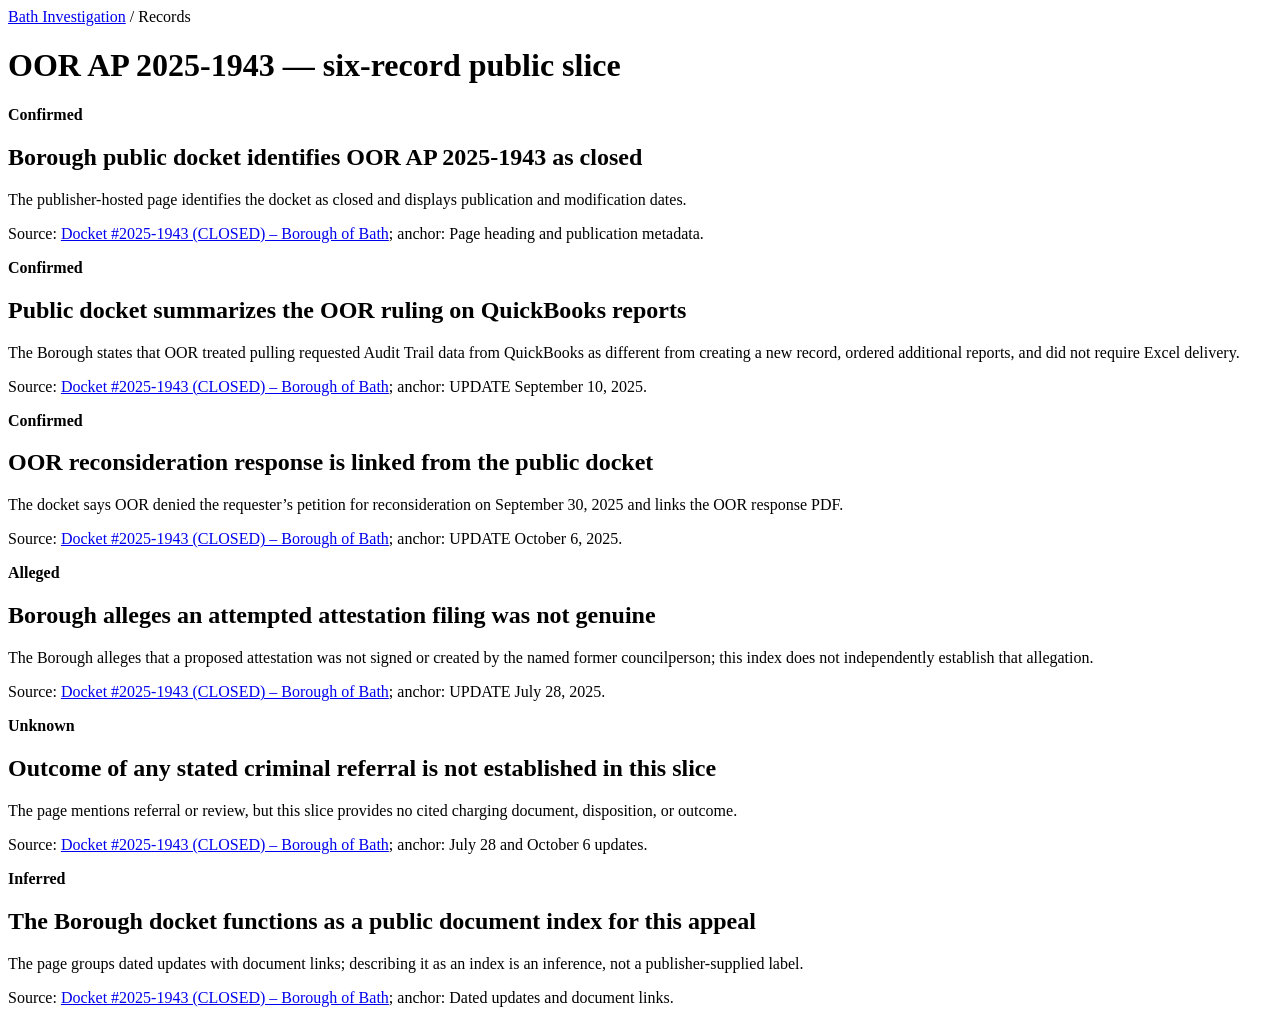
<file: bath-investigation/records/oor-ap-2025-1943/index.html>
<!doctype html>
<html lang="en"><head><meta charset="utf-8"><meta name="viewport" content="width=device-width,initial-scale=1"><title>OOR AP 2025-1943 records — Bath Investigation</title><meta name="robots" content="index,follow"><link rel="canonical" href="https://mikelongfamous.github.io/bath-investigation/records/oor-ap-2025-1943/"></head>
<body><nav><a href="../../">Bath Investigation</a> / Records</nav><main><h1>OOR AP 2025-1943 — six-record public slice</h1>
<article id="publication"><p><strong>Confirmed</strong></p><h2>Borough public docket identifies OOR AP 2025-1943 as closed</h2><p>The publisher-hosted page identifies the docket as closed and displays publication and modification dates.</p><p>Source: <a href="https://bathborough.org/docket-2025-1943-pending/">Docket #2025-1943 (CLOSED) – Borough of Bath</a>; anchor: Page heading and publication metadata.</p></article>
<article id="quickbooks"><p><strong>Confirmed</strong></p><h2>Public docket summarizes the OOR ruling on QuickBooks reports</h2><p>The Borough states that OOR treated pulling requested Audit Trail data from QuickBooks as different from creating a new record, ordered additional reports, and did not require Excel delivery.</p><p>Source: <a href="https://bathborough.org/docket-2025-1943-pending/">Docket #2025-1943 (CLOSED) – Borough of Bath</a>; anchor: UPDATE September 10, 2025.</p></article>
<article id="reconsideration"><p><strong>Confirmed</strong></p><h2>OOR reconsideration response is linked from the public docket</h2><p>The docket says OOR denied the requester’s petition for reconsideration on September 30, 2025 and links the OOR response PDF.</p><p>Source: <a href="https://bathborough.org/wp-content/uploads/2025/10/2025-1943_Long-BathBorough_OOR_Response_Recon.pdf">Docket #2025-1943 (CLOSED) – Borough of Bath</a>; anchor: UPDATE October 6, 2025.</p></article>
<article id="attestation"><p><strong>Alleged</strong></p><h2>Borough alleges an attempted attestation filing was not genuine</h2><p>The Borough alleges that a proposed attestation was not signed or created by the named former councilperson; this index does not independently establish that allegation.</p><p>Source: <a href="https://bathborough.org/docket-2025-1943-pending/">Docket #2025-1943 (CLOSED) – Borough of Bath</a>; anchor: UPDATE July 28, 2025.</p></article>
<article id="unknown-referral"><p><strong>Unknown</strong></p><h2>Outcome of any stated criminal referral is not established in this slice</h2><p>The page mentions referral or review, but this slice provides no cited charging document, disposition, or outcome.</p><p>Source: <a href="https://bathborough.org/docket-2025-1943-pending/">Docket #2025-1943 (CLOSED) – Borough of Bath</a>; anchor: July 28 and October 6 updates.</p></article>
<article id="index-function"><p><strong>Inferred</strong></p><h2>The Borough docket functions as a public document index for this appeal</h2><p>The page groups dated updates with document links; describing it as an index is an inference, not a publisher-supplied label.</p><p>Source: <a href="https://bathborough.org/docket-2025-1943-pending/">Docket #2025-1943 (CLOSED) – Borough of Bath</a>; anchor: Dated updates and document links.</p></article>
</main></body></html>
</file>
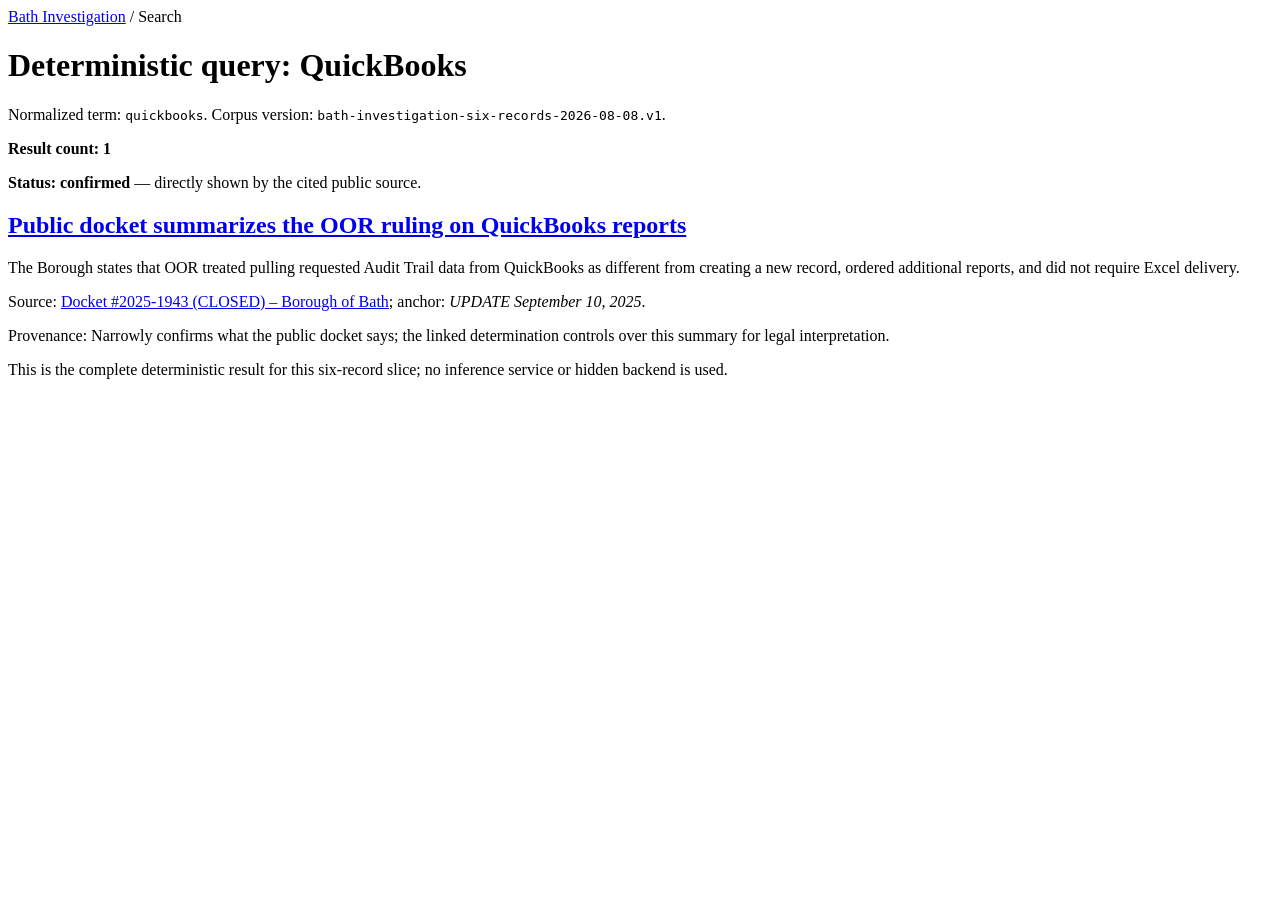
<file: bath-investigation/search/quickbooks/index.html>
<!doctype html>
<html lang="en"><head><meta charset="utf-8"><meta name="viewport" content="width=device-width,initial-scale=1"><title>QuickBooks query — Bath Investigation</title>
<meta name="robots" content="index,follow"><link rel="canonical" href="https://mikelongfamous.github.io/bath-investigation/search/quickbooks/"></head>
<body><nav><a href="../../">Bath Investigation</a> / Search</nav><main><h1>Deterministic query: QuickBooks</h1><p>Normalized term: <code>quickbooks</code>. Corpus version: <code>bath-investigation-six-records-2026-08-08.v1</code>.</p>
<p><strong>Result count: 1</strong></p><article id="result-oor-2025-1943-quickbooks" data-record-id="oor-2025-1943-quickbooks" data-status="confirmed">
<p><strong>Status: confirmed</strong> — directly shown by the cited public source.</p><h2><a href="../../records/oor-ap-2025-1943/#quickbooks">Public docket summarizes the OOR ruling on QuickBooks reports</a></h2>
<p>The Borough states that OOR treated pulling requested Audit Trail data from QuickBooks as different from creating a new record, ordered additional reports, and did not require Excel delivery.</p>
<p>Source: <a href="https://bathborough.org/docket-2025-1943-pending/">Docket #2025-1943 (CLOSED) – Borough of Bath</a>; anchor: <cite>UPDATE September 10, 2025</cite>.</p>
<p>Provenance: Narrowly confirms what the public docket says; the linked determination controls over this summary for legal interpretation.</p></article>
<p>This is the complete deterministic result for this six-record slice; no inference service or hidden backend is used.</p></main></body></html>
</file>
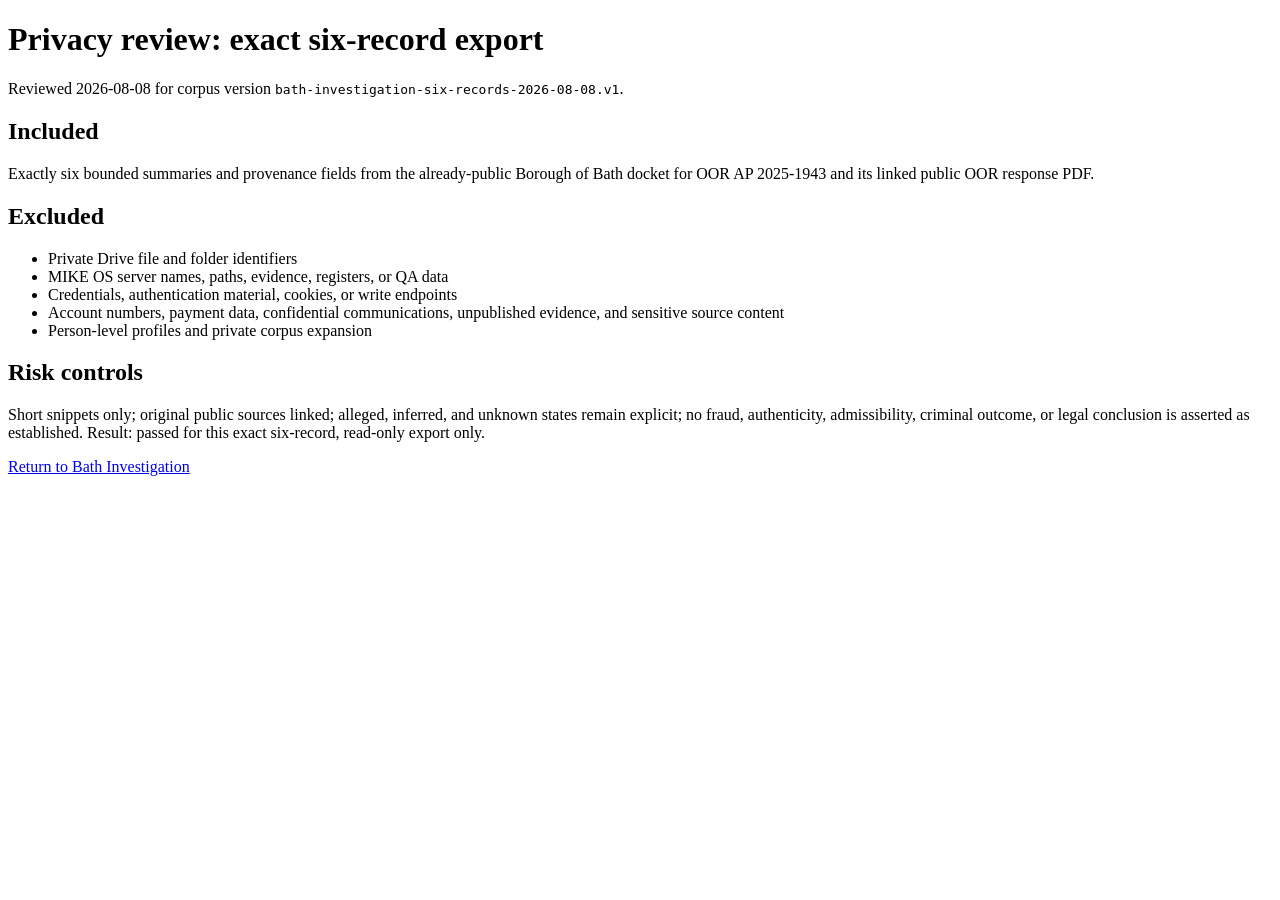
<file: bath-investigation/privacy-review.html>
<!doctype html><html lang="en"><head><meta charset="utf-8"><title>Privacy review — Bath Investigation six-record export</title><meta name="robots" content="index,follow"></head><body><main><h1>Privacy review: exact six-record export</h1><p>Reviewed 2026-08-08 for corpus version <code>bath-investigation-six-records-2026-08-08.v1</code>.</p><h2>Included</h2><p>Exactly six bounded summaries and provenance fields from the already-public Borough of Bath docket for OOR AP 2025-1943 and its linked public OOR response PDF.</p><h2>Excluded</h2><ul><li>Private Drive file and folder identifiers</li><li>MIKE OS server names, paths, evidence, registers, or QA data</li><li>Credentials, authentication material, cookies, or write endpoints</li><li>Account numbers, payment data, confidential communications, unpublished evidence, and sensitive source content</li><li>Person-level profiles and private corpus expansion</li></ul><h2>Risk controls</h2><p>Short snippets only; original public sources linked; alleged, inferred, and unknown states remain explicit; no fraud, authenticity, admissibility, criminal outcome, or legal conclusion is asserted as established. Result: passed for this exact six-record, read-only export only.</p><p><a href="./">Return to Bath Investigation</a></p></main></body></html>
</file>
<file: evergreen-lake-bath-pa-independent-guide/styles.css>
:root {
  --surface: #f4f0e6;
  --surface-strong: #fffdf6;
  --ink: #102622;
  --ink-muted: #50605b;
  --accent: #e84d18;
  --accent-soft: #ffe2d2;
  --pine: #123c30;
  --pine-dark: #09271f;
  --rule: #91a199;
  --rule-light: rgba(16, 38, 34, .2);
  --display: Georgia, "Times New Roman", serif;
  --body: Inter, ui-sans-serif, system-ui, -apple-system, BlinkMacSystemFont, "Segoe UI", sans-serif;
  --wide: 1180px;
  --reading: 720px;
  --space-1: .5rem;
  --space-2: .875rem;
  --space-3: 1.25rem;
  --space-4: 2rem;
  --space-5: 3rem;
  --space-6: 4.5rem;
  --space-7: 6rem;
  color-scheme: light;
}

*, *::before, *::after { box-sizing: border-box; }
html { scroll-behavior: smooth; }
body {
  margin: 0;
  background: var(--surface);
  color: var(--ink);
  font-family: var(--body);
  font-size: 1rem;
  line-height: 1.6;
  text-rendering: optimizeLegibility;
}
a { color: inherit; text-underline-offset: .2em; text-decoration-thickness: .08em; }
a:hover { color: var(--accent); }
a:focus-visible, button:focus-visible { outline: 3px solid var(--accent); outline-offset: 4px; }
img, svg { display: block; max-width: 100%; }
.skip-link { position: fixed; left: 1rem; top: -5rem; z-index: 100; background: var(--ink); color: white; padding: .8rem 1rem; }
.skip-link:focus { top: 1rem; color: white; }

.site-header {
  width: min(calc(100% - 2.5rem), var(--wide));
  margin: 0 auto;
  min-height: 76px;
  display: flex;
  align-items: center;
  justify-content: space-between;
  gap: 2rem;
  border-bottom: 1px solid var(--ink);
}
.wordmark { text-decoration: none; display: flex; gap: .6rem; align-items: baseline; font-family: var(--display); font-size: 1.05rem; font-weight: 700; }
.wordmark small { font-family: var(--body); font-size: .78rem; font-weight: 600; color: var(--ink-muted); }
#site-nav { display: flex; gap: 1.6rem; font-size: .84rem; font-weight: 700; }
#site-nav a { text-decoration: none; border-bottom: 2px solid transparent; padding-block: 1.5rem; }
#site-nav a:hover { border-color: var(--accent); color: var(--ink); }
.menu-button { display: none; align-items: center; gap: .5rem; background: transparent; border: 1px solid var(--ink); padding: .55rem .7rem; font: 700 .8rem var(--body); }
.menu-button svg { width: 1.25rem; stroke: currentColor; stroke-width: 1.8; fill: none; }

.hero {
  width: min(calc(100% - 2.5rem), var(--wide));
  margin: 0 auto;
  display: grid;
  grid-template-columns: minmax(0, 1.4fr) minmax(280px, .85fr) 190px;
  min-height: 660px;
  border-bottom: 1px solid var(--ink);
}
.hero-copy { padding: clamp(3rem, 7vw, 6.5rem) clamp(2rem, 5vw, 4.5rem) 3rem 0; position: relative; z-index: 1; }
.guide-label, .section-number, .fact-label, .comment-label {
  margin: 0 0 1.2rem;
  color: var(--accent);
  font-size: .72rem;
  font-weight: 850;
  letter-spacing: .16em;
  text-transform: uppercase;
}
.guide-label::before { content: ""; display: inline-block; width: 2rem; height: 4px; margin-right: .8rem; background: var(--accent); vertical-align: .16rem; }
h1, h2, h3 { font-family: var(--display); line-height: 1.02; }
h1 { max-width: 760px; margin: 0; font-size: clamp(3.25rem, 5vw, 5rem); letter-spacing: -.045em; }
.lede { max-width: 680px; font-family: var(--display); font-size: clamp(1.25rem, 2vw, 1.75rem); line-height: 1.3; }
.disclosure { max-width: 680px; margin: 1.5rem 0; padding: 1rem 1.1rem; border-left: 4px solid var(--accent); background: var(--accent-soft); color: #8b2b0d; }
.hero-actions { display: flex; flex-wrap: wrap; gap: 1rem; margin: 1.75rem 0; }
.button { display: inline-flex; align-items: center; justify-content: center; gap: 1rem; min-height: 52px; padding: .85rem 1.35rem; border: 1px solid var(--pine); text-decoration: none; font-weight: 800; }
.button-primary { color: white; background: var(--pine); }
.button-primary:hover { color: white; background: var(--accent); border-color: var(--accent); }
.button-secondary { background: transparent; }
.source-status { max-width: 650px; margin: 0; font-size: .88rem; color: var(--ink-muted); }
.hero-graphic { position: relative; overflow: hidden; border-left: 1px solid var(--rule-light); }
.contours { width: 100%; height: 100%; }
.contours path { fill: none; stroke: #739388; stroke-width: 1.2; opacity: .55; }
.graphic-note { position: absolute; right: 1.5rem; bottom: 2rem; margin: 0; font-size: .68rem; font-weight: 850; letter-spacing: .18em; text-transform: uppercase; }
.field-index { padding: 3rem 0 2rem 1.5rem; border-left: 1px solid var(--ink); }
.field-index > span { font-size: .64rem; font-weight: 850; letter-spacing: .18em; text-transform: uppercase; }
.field-index ol { padding: 0; margin: 2rem 0 0; list-style: none; counter-reset: index; }
.field-index li { counter-increment: index; margin: 0 0 1rem; font-size: .77rem; line-height: 1.25; }
.field-index li::before { display: block; content: counter(index, decimal-leading-zero); font-size: .58rem; font-weight: 800; letter-spacing: .08em; }
.field-index a { text-decoration: none; }

.section { width: min(calc(100% - 2.5rem), var(--wide)); margin: 0 auto; padding: var(--space-7) 0; border-bottom: 1px solid var(--ink); }
.section-heading { max-width: 800px; margin-bottom: 2.5rem; }
.section-heading h2 { margin: 0; font-size: clamp(2.4rem, 4.8vw, 4.6rem); letter-spacing: -.035em; }
.horizontal-heading { max-width: none; display: flex; justify-content: space-between; align-items: end; gap: 3rem; }
.horizontal-heading > div { max-width: 800px; }
.heading-note { max-width: 340px; margin: 0; color: var(--ink-muted); font-size: .86rem; }
.overview-grid { display: grid; grid-template-columns: repeat(4, 1fr); gap: 0; }
.overview-grid article { padding: 0 1.5rem; border-left: 1px solid var(--rule); }
.overview-grid article:first-child { padding-left: 0; border-left: 0; }
.overview-grid h3 { margin: 0 0 .6rem; font-size: 1.15rem; }
.overview-grid p:not(.fact-label):not(.comment-label) { margin: 0; font-size: .9rem; }
.commentary-item { background: var(--surface-strong); padding-block: 1rem !important; }
.comment-label { color: var(--pine); }
.source-line { margin: 2.2rem 0 0; padding-top: 1rem; border-top: 1px solid var(--rule-light); color: var(--ink-muted); font-size: .8rem; }
.field-band { background: var(--pine); color: white; min-height: 180px; padding: 2.7rem max(1.25rem, calc((100% - var(--wide)) / 2)); display: flex; align-items: center; justify-content: space-between; gap: 2rem; }
.field-band p { margin: 0; font-family: var(--display); font-size: clamp(2.4rem, 5vw, 5rem); font-weight: 700; letter-spacing: -.03em; }
.field-band span { padding-left: 3rem; border-left: 1px solid rgba(255,255,255,.5); font-size: .7rem; font-weight: 850; letter-spacing: .18em; text-transform: uppercase; }

.two-column, .fishing-layout { display: grid; grid-template-columns: minmax(0, 1.25fr) minmax(300px, .75fr); gap: clamp(3rem, 8vw, 7rem); }
.ruled-list { margin: 0; padding: 0; list-style: none; }
.ruled-list li { padding: .9rem 0; border-top: 1px solid var(--rule-light); }
.rate-note { padding: 2rem; background: var(--surface-strong); border-top: 5px solid var(--accent); }
.rate-note h3 { margin: 0 0 1rem; font-size: 1.9rem; }
.rate-note dl { margin: 0; }
.rate-note dl div { display: flex; justify-content: space-between; gap: 1rem; padding: .75rem 0; border-top: 1px solid var(--rule-light); }
.rate-note dd { margin: 0; font-weight: 800; }
.rate-note p { font-size: .82rem; color: var(--ink-muted); }
.text-link { color: var(--accent); font-weight: 800; }

.dark-section { width: 100%; max-width: none; padding-inline: max(1.25rem, calc((100% - var(--wide)) / 2)); background: var(--pine-dark); color: white; border-bottom: 0; }
.dark-section .section-heading { max-width: var(--wide); }
.rule-grid { display: grid; grid-template-columns: 1fr 1fr; gap: 1px; list-style: none; margin: 0; padding: 1px; background: rgba(255,255,255,.25); }
.rule-grid li { min-height: 120px; padding: 1.2rem; background: var(--pine-dark); font-family: var(--display); font-size: 1.25rem; }
.rule-grid span { display: block; margin-bottom: 1.4rem; color: #f99266; font: 800 .62rem var(--body); letter-spacing: .15em; }
.pfbc-note { align-self: start; padding: 2rem 0 2rem 2rem; border-left: 1px solid rgba(255,255,255,.35); }
.pfbc-note h3 { margin: 0; font-size: 2.3rem; }
.pfbc-note .commentary { padding: 1rem; background: rgba(255,255,255,.08); }
.light { color: #ffb18f; }
.inverse { border-color: rgba(255,255,255,.2); color: rgba(255,255,255,.75); }
.fishing-rates { display: grid; grid-template-columns: repeat(6, 1fr); margin-top: 3rem; border-block: 1px solid rgba(255,255,255,.35); }
.fishing-rates p { margin: 0; padding: 1.1rem; border-left: 1px solid rgba(255,255,255,.25); }
.fishing-rates p:first-child { border-left: 0; }
.fishing-rates span { display: block; min-height: 3em; font-size: .72rem; color: rgba(255,255,255,.7); }
.fishing-rates strong { display: block; font-family: var(--display); font-size: 1.7rem; }

.facility-list { display: grid; grid-template-columns: repeat(4, 1fr); border-top: 1px solid var(--ink); border-left: 1px solid var(--ink); }
.facility-list p { min-height: 125px; margin: 0; padding: 1.1rem; border-right: 1px solid var(--ink); border-bottom: 1px solid var(--ink); font-family: var(--display); font-size: 1.2rem; }
.calendar-grid { display: grid; grid-template-columns: repeat(3, 1fr); gap: 1.25rem; }
.calendar-grid article { padding: 1.5rem; border-top: 4px solid var(--pine); background: var(--surface-strong); }
.calendar-grid h3 { margin: 0 0 1rem; color: var(--accent); font: 850 .75rem var(--body); letter-spacing: .14em; text-transform: uppercase; }
.calendar-grid p { margin: 0; padding: .55rem 0; border-top: 1px solid var(--rule-light); font-size: .86rem; }
.calendar-grid p strong { display: inline-block; width: 2rem; }
.calendar-warning { border-color: var(--accent) !important; background: var(--accent-soft) !important; }

.checklist-section { display: grid; grid-template-columns: .7fr 1.3fr; gap: 4rem; }
.checklist-section .section-heading { position: sticky; top: 2rem; align-self: start; }
.checklist { margin: 0; padding: 0; list-style: none; }
.checklist li { display: grid; grid-template-columns: 3rem 1fr; gap: 1rem; padding: 1.35rem 0; border-top: 1px solid var(--ink); }
.checklist li > span { color: var(--accent); font-size: .68rem; font-weight: 850; letter-spacing: .12em; }
.checklist p { margin: .35rem 0 0; color: var(--ink-muted); }
.commentary-note { grid-column: 2; padding: 1rem; background: var(--surface-strong); border-left: 4px solid var(--pine); }

.conflict-table { border-top: 1px solid var(--ink); }
.conflict-row { display: grid; grid-template-columns: .65fr 1fr 1.2fr 1fr; }
.conflict-row > * { padding: 1rem; border-right: 1px solid var(--rule-light); border-bottom: 1px solid var(--rule-light); }
.conflict-row > *:first-child { padding-left: 0; }
.conflict-head { color: var(--ink-muted); font-size: .68rem; font-weight: 850; letter-spacing: .12em; text-transform: uppercase; }

.contact-section { background: var(--surface-strong); width: 100%; max-width: none; padding-inline: max(1.25rem, calc((100% - var(--wide)) / 2)); }
.contact-grid { display: grid; grid-template-columns: 1fr 1fr; gap: 5rem; }
.address { font-family: var(--display); font-size: 1.5rem; line-height: 1.35; }
.phone-link { color: var(--accent); font-family: var(--display); font-size: 2.3rem; font-weight: 700; }
.official-links { border-top: 1px solid var(--ink); }
.official-links a { display: flex; justify-content: space-between; gap: 1rem; padding: 1rem 0; border-bottom: 1px solid var(--rule-light); text-decoration: none; font-weight: 800; }
.review-section { width: min(calc(100% - 2.5rem), var(--wide)); margin: 0 auto; padding: var(--space-7) 0; display: grid; grid-template-columns: 1fr 300px; gap: 5rem; align-items: center; border-bottom: 1px solid var(--ink); }
.review-copy h2 { margin: 0; font-size: clamp(2.5rem, 5vw, 4.8rem); letter-spacing: -.035em; }
.review-copy p:not(.section-number) { max-width: 700px; }
.qr-link { display: block; padding: 1.2rem; background: white; border: 1px solid var(--ink); text-align: center; text-decoration: none; }
.qr-link img { width: 100%; height: auto; image-rendering: pixelated; }
.qr-link span { display: block; margin-top: .5rem; font-size: .75rem; font-weight: 800; }
.source-method { display: grid; grid-template-columns: repeat(3, 1fr); gap: 2rem; }
.source-method p { padding-top: 1rem; border-top: 4px solid var(--pine); }
.source-list { columns: 2; column-gap: 3rem; margin-top: 3rem; }
.source-list li { break-inside: avoid; margin-bottom: .7rem; }
.video-section { padding-top: var(--space-6); }
.video-frame { position: relative; overflow: hidden; width: 100%; aspect-ratio: 16 / 9; border: 1px solid var(--ink); background: var(--ink); box-shadow: 12px 12px 0 var(--accent); }
.video-frame iframe { position: absolute; inset: 0; width: 100%; height: 100%; border: 0; }
.shorts-panel { display: grid; grid-template-columns: minmax(0, .85fr) minmax(0, 1.15fr); gap: 3rem; margin-top: 2.5rem; padding: 2rem; border: 1px solid var(--ink); background: var(--paper-warm); }
.shorts-panel h3 { margin: .35rem 0 0; font-family: var(--serif); font-size: clamp(1.45rem, 3vw, 2.2rem); line-height: 1.05; }
.shorts-list { margin: 0; padding: 0; list-style: none; counter-reset: shorts; }
.shorts-list li { counter-increment: shorts; border-top: 1px solid var(--rule); }
.shorts-list li:first-child { border-top: 0; }
.shorts-list a { display: grid; grid-template-columns: 2.5rem 1fr; gap: .65rem; align-items: baseline; padding: .85rem 0; color: var(--ink); font-weight: 760; text-decoration-thickness: 1px; text-underline-offset: .2em; }
.shorts-list a::before { content: "0" counter(shorts); color: var(--accent-dark); font-family: var(--sans); font-size: .72rem; font-weight: 900; letter-spacing: .08em; }
footer { padding: 2.5rem max(1.25rem, calc((100% - var(--wide)) / 2)); display: flex; justify-content: space-between; gap: 2rem; background: var(--ink); color: white; font-size: .78rem; }
footer p { margin: 0; }

@media (max-width: 980px) {
  .site-header { position: relative; }
  .menu-button { display: flex; }
  #site-nav { display: none; position: absolute; z-index: 20; top: 76px; left: 0; right: 0; padding: 1rem; background: var(--surface-strong); border: 1px solid var(--ink); box-shadow: 0 12px 32px rgba(0,0,0,.16); flex-direction: column; gap: 0; }
  #site-nav.is-open { display: flex; }
  #site-nav a { padding: .8rem; border-bottom: 1px solid var(--rule-light); }
  .hero { grid-template-columns: 1fr 260px; }
  .field-index { display: none; }
  .overview-grid { grid-template-columns: 1fr 1fr; gap: 2rem 0; }
  .overview-grid article:nth-child(3) { padding-left: 0; border-left: 0; }
  .fishing-rates { grid-template-columns: repeat(3, 1fr); }
  .fishing-rates p:nth-child(4) { border-left: 0; border-top: 1px solid rgba(255,255,255,.25); }
  .fishing-rates p:nth-child(5), .fishing-rates p:nth-child(6) { border-top: 1px solid rgba(255,255,255,.25); }
  .facility-list { grid-template-columns: repeat(2, 1fr); }
  .calendar-grid { grid-template-columns: 1fr 1fr; }
}

@media (max-width: 720px) {
  :root { --space-7: 4rem; }
  .site-header { width: min(calc(100% - 1.5rem), var(--wide)); }
  .wordmark { display: block; font-size: .9rem; }
  .wordmark small { display: block; }
  .hero { width: min(calc(100% - 1.5rem), var(--wide)); grid-template-columns: 1fr; min-height: auto; }
  .hero-copy { padding: 3.5rem 0 2rem; }
  h1 { font-size: clamp(2.8rem, 13vw, 4rem); }
  .hero-graphic { min-height: 210px; border: 0; border-top: 1px solid var(--rule-light); }
  .graphic-note { left: 1rem; right: auto; }
  .section, .review-section { width: min(calc(100% - 1.5rem), var(--wide)); }
  .horizontal-heading, .field-band, footer { align-items: flex-start; flex-direction: column; }
  .field-band span { padding: 1rem 0 0; border-left: 0; border-top: 1px solid rgba(255,255,255,.5); }
  .overview-grid, .two-column, .fishing-layout, .calendar-grid, .checklist-section, .contact-grid, .review-section, .source-method, .shorts-panel { grid-template-columns: 1fr; gap: 2rem; }
  .overview-grid article { padding: 1rem 0 0; border-left: 0; border-top: 1px solid var(--rule); }
  .rule-grid { grid-template-columns: 1fr; }
  .pfbc-note { padding-left: 0; border-left: 0; border-top: 1px solid rgba(255,255,255,.35); }
  .fishing-rates { grid-template-columns: 1fr 1fr; }
  .fishing-rates p:nth-child(odd) { border-left: 0; }
  .fishing-rates p:nth-child(n+3) { border-top: 1px solid rgba(255,255,255,.25); }
  .facility-list { grid-template-columns: 1fr; }
  .checklist-section .section-heading { position: static; }
  .commentary-note { grid-column: auto; }
  .conflict-row { display: block; padding: 1.1rem 0; border-bottom: 1px solid var(--ink); }
  .conflict-row > * { display: block; padding: .3rem 0; border: 0; }
  .conflict-row > *::before { display: block; color: var(--ink-muted); font-size: .62rem; font-weight: 850; letter-spacing: .1em; text-transform: uppercase; }
  .conflict-row > *:nth-child(2)::before { content: "Official source"; }
  .conflict-row > *:nth-child(3)::before { content: "Directory observation"; }
  .conflict-row > *:nth-child(4)::before { content: "What to do"; }
  .conflict-head { display: none; }
  .review-section { grid-template-columns: 1fr; }
  .qr-link { max-width: 280px; }
  .source-list { columns: 1; padding-left: 1.3rem; }
}

@media (prefers-reduced-motion: reduce) {
  html { scroll-behavior: auto; }
  *, *::before, *::after { animation-duration: .01ms !important; animation-iteration-count: 1 !important; transition-duration: .01ms !important; }
}

@media print {
  .menu-button, .hero-actions, .qr-link { display: none; }
  body { background: white; }
  .dark-section { color: black; background: white; }
  a { text-decoration: underline; }
}
</file>
